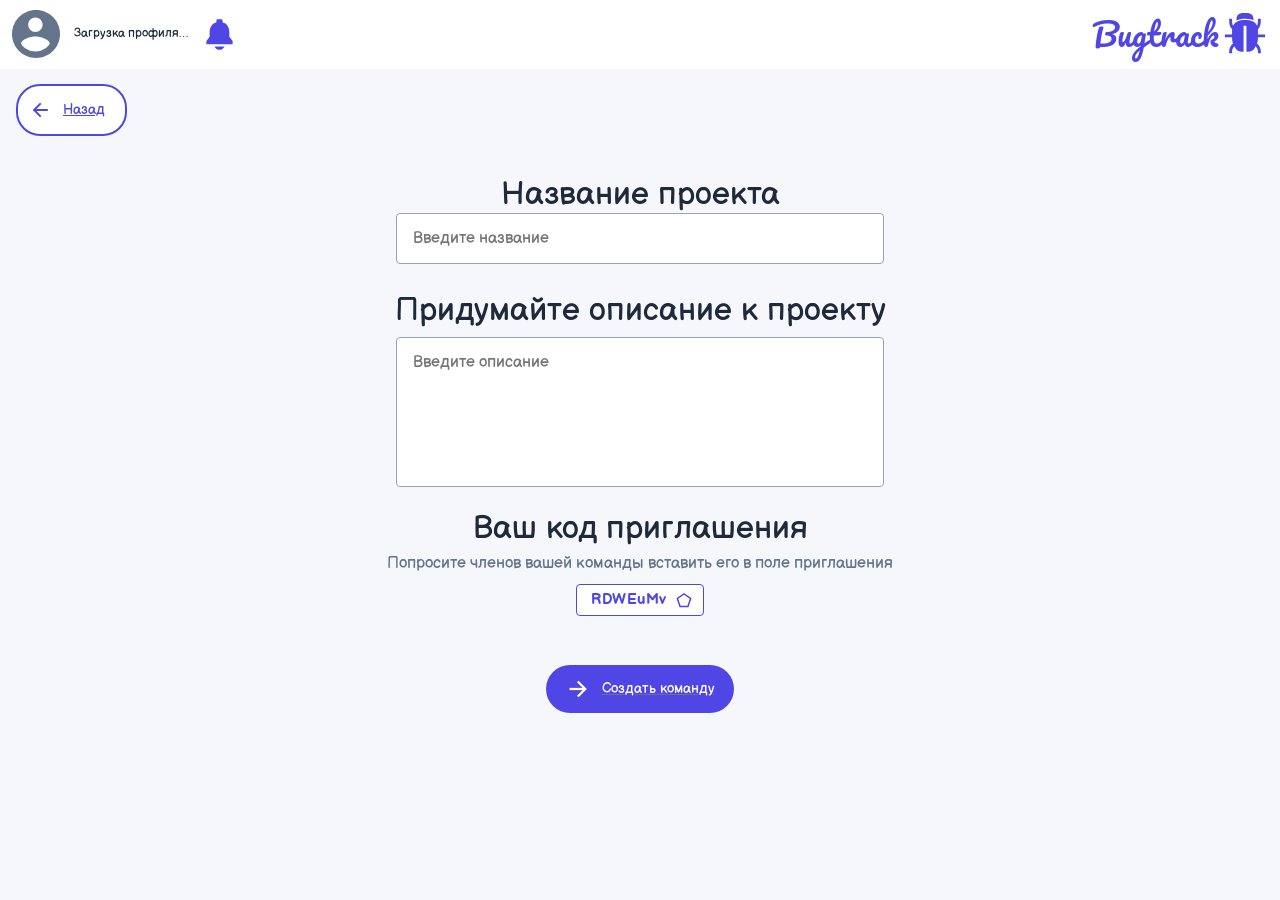
<file: create-team/index.html>
<!DOCTYPE html>
<html lang="en">
<head>
    <meta charset="UTF-8">
    <meta name="viewport" content="width=device-width, initial-scale=1.0">
    <title>Document</title>
    <link rel="stylesheet" href="style.css">
    <link rel="stylesheet" href="/main-style.css">
</head>
<body class="app-page">
    <header class="app-header">
        <div id="user-box">
            <div id="account-mount"></div>
            <div id="user-info" aria-live="polite">
                <p id="user-name">Загрузка профиля…</p>
                <p id="user-role"></p>
            </div>
            <div id="notifications-mount"></div>
        </div>
        <div id="logo">
            <span>Bugtrack</span>
            <svg width="46" height="46" viewBox="0 0 46 46" fill="none" xmlns="http://www.w3.org/2000/svg">
                <path d="M43.125 27.3242V24.4492H35.9375V19.3344C38.5807 16.8232 38.8125 13.5161 38.8125 10.0625V8.625H35.9375V10.0625C35.9375 12.5781 35.7704 14.3885 35.048 15.7981C33.0625 11.5 29.1381 10.0625 23 10.0625C19.4242 10.0625 16.2446 10.6968 13.977 12.2475C12.6383 13.163 11.7129 14.4855 11.0391 15.8161C10.2422 14.4262 10.0625 12.6518 10.0625 10.0625V8.625H7.1875V10.0625C7.1875 13.4262 7.4202 16.6534 10.0625 19.1547V24.4492H2.875V27.3242L10.0625 27.3125C10.0625 29.0195 10.3949 32.0823 10.996 33.5737C8.67891 35.6464 7.1875 37.9419 7.1875 41.6875V43.125H10.0625V41.6875C10.0625 39.2024 10.8801 37.6706 12.4137 36.1783C14.375 40.25 15.9023 41.6875 21.5625 41.6875V15.8125H24.4375V41.6875C30.2773 41.6875 31.625 40.25 33.5863 36.1783C35.1199 37.6706 35.9375 39.2033 35.9375 41.6875V43.125H38.8125V41.6875C38.8125 37.9428 37.3211 35.6473 35.004 33.5737C35.6051 32.0823 35.9375 29.0195 35.9375 27.3125L43.125 27.3242Z" fill="var(--color-primary)"/>
                <path d="M23 2.875C18.6821 2.875 14.375 2.875 14.375 10.4219C16.7217 9.16406 19.7072 8.625 23 8.625C25.1643 8.625 27.1409 8.86309 28.8749 9.34375C29.8407 9.61328 31.0904 10.1263 31.625 10.4219C31.625 2.875 27.3179 2.875 23 2.875Z" fill="var(--color-primary)"/>
            </svg>
        </div>
    </header>
    
    <main>
        <a href="../main-page-w-team/index.html" id="back" class="button">
            <svg width="24" height="24" viewBox="0 0 24 24" fill="none" xmlns="http://www.w3.org/2000/svg">
                <path d="M13.0285 5.25L6.27848 12L13.0285 18.75L11.4375 20.341L3.0965 12L11.4375 3.65901L13.0285 5.25Z" fill-rule="evenodd" clip-rule="evenodd" fill="var(--color-primary)"/>
                <path d="M4.5 10.875H20.4375V13.125H4.5V10.875Z" fill-rule="evenodd" clip-rule="evenodd" fill="var(--color-primary)"/>
            </svg>
            <p>Назад</p>
        </a>
        <section id="create-box">
            <label for="project-name" style="font-size: 32px; line-height: 16px; color: var(--color-text); margin-bottom: 10px;">Название проекта</label>
            <input type="text" id="project-name" minlength="3" maxlength="30" placeholder="Введите название">
            <label for="desc" style="font-size: 32px; line-height: 16px; color: var(--color-text);">Придумайте описание к проекту</label>
            <textarea name="desc" id="desc" placeholder="Введите описание"></textarea>
            <p style="font-size: 32px; line-height: 25px; color: var(--color-text); margin-bottom: 10px;">Ваш код приглашения</p>
            <p style="font-size: 16px; line-height: 25px; color: var(--color-muted);">Попросите членов вашей команды вставить его в поле приглашения</p>
            <div id="code-input" role="button" tabindex="0" title="Нажмите, чтобы скопировать код" aria-label="Код приглашения. Нажмите, чтобы скопировать">
                <span id="code-value">0000000</span>
                <svg width="18" height="18" viewBox="0 0 18 18" fill="none" xmlns="http://www.w3.org/2000/svg" aria-hidden="true">
                    <path d="M14.7225 7.71L12.42 14.625H5.58L3.2775 7.71L9 3.705L14.7225 7.71ZM1.5 7.125L4.5 16.125H13.5L16.5 7.125L9 1.875L1.5 7.125Z" fill="var(--color-primary)"/>
                </svg>
                <span id="copy-tooltip" class="copy-tooltip" aria-live="polite">Скопировано!</span>
            </div>
            <a href="/main-page-develop/index.html" class="button" id="continue">
                <svg width="24" height="24" viewBox="0 0 24 24" fill="none" xmlns="http://www.w3.org/2000/svg">
                    <path d="M12.5625 3.659L20.9035 12L12.5625 20.341L10.9715 18.75L17.7215 12L10.9715 5.24999L12.5625 3.659Z" fill-rule="evenodd" clip-rule="evenodd" fill="var(--color-white)"/>
                    <path d="M3.5625 10.875H19.5V13.125H3.5625V10.875Z" fill-rule="evenodd" clip-rule="evenodd" fill="var(--color-white)"/>
                </svg>
                <p>Создать команду</p>
            </a>
        </section>
    </main>

    <script src="script.js"></script>
    <script src="../main_script.js?v=profile-1"></script>
</body>
</html>
</file>
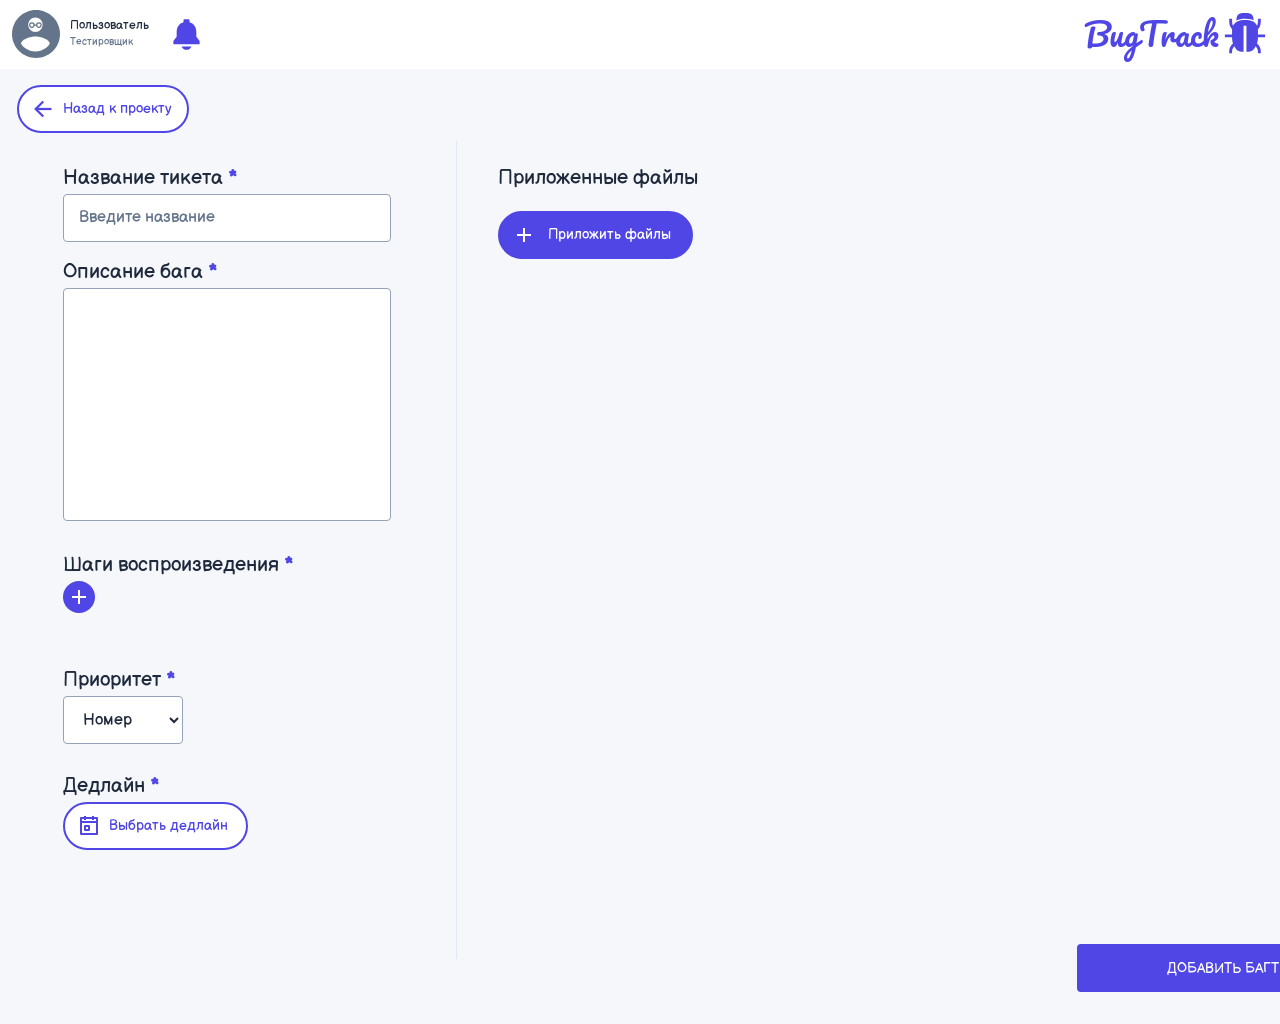
<file: create-ticket/index.html>
<!DOCTYPE html>
<html lang="ru">
<head>
    <meta charset="UTF-8">
    <meta name="viewport" content="width=device-width, initial-scale=1.0">
    <title>Создание багтикета — BugTrack</title>
    <link rel="stylesheet" href="../main-style.css">
    <link rel="stylesheet" href="style.css">
</head>
<body class="app-page create-ticket-page">
    <header class="app-header">
        <div id="user-box">
            <div id="account-mount" data-account-icon="qa-icon"></div>
            <div id="user-info">
                <p>Пользователь</p>
                <p>Тестировщик</p>
            </div>
            <div id="notifications-mount"></div>
        </div>
        <div id="logo">
            <span>BugTrack</span>
            <svg width="46" height="46" viewBox="0 0 46 46" fill="none" xmlns="http://www.w3.org/2000/svg">
                <path d="M43.125 27.3242V24.4492H35.9375V19.3344C38.5807 16.8232 38.8125 13.5161 38.8125 10.0625V8.625H35.9375V10.0625C35.9375 12.5781 35.7704 14.3885 35.048 15.7981C33.0625 11.5 29.1381 10.0625 23 10.0625C19.4242 10.0625 16.2446 10.6968 13.977 12.2475C12.6383 13.163 11.7129 14.4855 11.0391 15.8161C10.2422 14.4262 10.0625 12.6518 10.0625 10.0625V8.625H7.1875V10.0625C7.1875 13.4262 7.4202 16.6534 10.0625 19.1547V24.4492H2.875V27.3242L10.0625 27.3125C10.0625 29.0195 10.3949 32.0823 10.996 33.5737C8.67891 35.6464 7.1875 37.9419 7.1875 41.6875V43.125H10.0625V41.6875C10.0625 39.2024 10.8801 37.6706 12.4137 36.1783C14.375 40.25 15.9023 41.6875 21.5625 41.6875V15.8125H24.4375V41.6875C30.2773 41.6875 31.625 40.25 33.5863 36.1783C35.1199 37.6706 35.9375 39.2033 35.9375 41.6875V43.125H38.8125V41.6875C38.8125 37.9428 37.3211 35.6473 35.004 33.5737C35.6051 32.0823 35.9375 29.0195 35.9375 27.3125L43.125 27.3242Z" fill="var(--color-primary)"/>
                <path d="M23 2.875C18.6821 2.875 14.375 2.875 14.375 10.4219C16.7217 9.16406 19.7072 8.625 23 8.625C25.1643 8.625 27.1409 8.86309 28.8749 9.34375C29.8407 9.61328 31.0904 10.1263 31.625 10.4219C31.625 2.875 27.3179 2.875 23 2.875Z" fill="var(--color-primary)"/>
            </svg>
        </div>
    </header>

    <main class="ticket-layout">
        <a class="button ticket-back" href="../project-w-r/index.html?reserved=1">
            <svg width="24" height="24" viewBox="0 0 24 24" fill="none" aria-hidden="true">
                <path d="M13.0285 5.25L6.27848 12L13.0285 18.75L11.4375 20.341L3.0965 12L11.4375 3.65901L13.0285 5.25Z" fill="currentColor"/>
                <path d="M4.5 10.875H20.4375V13.125H4.5V10.875Z" fill="currentColor"/>
            </svg>
            <span>Назад к проекту</span>
        </a>

        <form id="create-ticket-form" class="ticket-form" aria-label="Создание багтикета" action="../project-w-r/index.html?reserved=1" method="post">
            <div class="ticket-fields">
                <div class="ticket-field">
                    <label for="ticket-title">Название тикета <span class="ticket-required" aria-hidden="true">*</span></label>
                    <input class="ticket-control" id="ticket-title" name="title" type="text" placeholder="Введите название" maxlength="120" required>
                </div>

                <div class="ticket-field">
                    <label for="ticket-description">Описание бага <span class="ticket-required" aria-hidden="true">*</span></label>
                    <textarea class="ticket-control" id="ticket-description" name="description" maxlength="2000" required></textarea>
                </div>

                <div class="ticket-field ticket-field--steps" role="group" aria-labelledby="ticket-steps-title">
                    <p id="ticket-steps-title">Шаги воспроизведения <span class="ticket-required" aria-hidden="true">*</span></p>
                    <div class="ticket-steps-row">
                        <ol id="ticket-step-list" class="ticket-chip-list"></ol>
                        <button id="open-step-editor" class="ticket-step-add" type="button" aria-label="Добавить шаг" aria-controls="ticket-step-editor" aria-expanded="false">
                            <svg width="24" height="24" viewBox="0 0 24 24" fill="none" aria-hidden="true">
                                <path d="M5 12h14M12 5v14" stroke="currentColor" stroke-width="2"/>
                            </svg>
                        </button>
                    </div>
                    <div id="ticket-step-editor" hidden>
                        <input class="ticket-control" id="ticket-step" type="text" aria-label="Шаг воспроизведения" placeholder="Введите шаг" maxlength="120">
                        <button class="ticket-step-confirm" id="confirm-step" type="button">Добавить</button>
                    </div>
                </div>

                <div class="ticket-field">
                    <label for="ticket-priority">Приоритет <span class="ticket-required" aria-hidden="true">*</span></label>
                    <select id="ticket-priority" class="ticket-control" name="priority" required>
                        <option value="" selected disabled>Номер</option>
                        <option value="1">1</option>
                        <option value="2">2</option>
                        <option value="3">3</option>
                        <option value="4">4</option>
                        <option value="5">5</option>
                    </select>
                </div>

                <div class="ticket-field ticket-field--deadline">
                    <label for="ticket-deadline">Дедлайн <span class="ticket-required" aria-hidden="true">*</span></label>
                    <div class="ticket-deadline-control">
                        <svg width="24" height="24" viewBox="0 0 24 24" fill="none" aria-hidden="true">
                            <path d="M4 4h16v16H4zM4 8h16M8 2v4m8-4v4m-8 6h4v4H8z" stroke="currentColor" stroke-width="2" stroke-linejoin="round"/>
                        </svg>
                        <span id="ticket-deadline-caption" aria-hidden="true">Выбрать дедлайн</span>
                        <input id="ticket-deadline" type="date" name="deadline" required>
                    </div>
                </div>
            </div>

            <section class="ticket-attachments" aria-labelledby="ticket-attachments-title">
                <h2 id="ticket-attachments-title">Приложенные файлы</h2>
                <ul id="ticket-file-list" class="ticket-chip-list" aria-label="Выбранные файлы"></ul>
                <input id="ticket-files" type="file" accept="image/*,.txt" multiple hidden>
                <button id="attach-ticket-files" class="ticket-more ticket-attach" type="button">
                    <svg width="24" height="24" viewBox="0 0 24 24" fill="none" aria-hidden="true">
                        <path d="M5 12h14M12 5v14" stroke="currentColor" stroke-width="2"/>
                    </svg>
                    <span>Приложить файлы</span>
                </button>
                <p id="ticket-file-error" role="status"></p>
            </section>

            <div class="ticket-form-actions">
                <p id="ticket-form-error" role="status"></p>
                <button class="ticket-submit" type="submit">Добавить багтикет</button>
            </div>
        </form>
    </main>

    <template id="ticket-chip-template">
        <li class="ticket-chip">
            <svg width="18" height="18" viewBox="0 0 18 18" fill="none" aria-hidden="true">
                <path d="M9 2 16 7 13.5 15H4.5L2 7Z" stroke="currentColor" stroke-width="1.4" stroke-linejoin="round"/>
            </svg>
            <span></span>
            <button type="button">×</button>
        </li>
    </template>

    <script src="../main_script.js"></script>
    <script src="../project-w-r/demo-tickets.js"></script>
    <script src="script.js"></script>
</body>
</html>
</file>
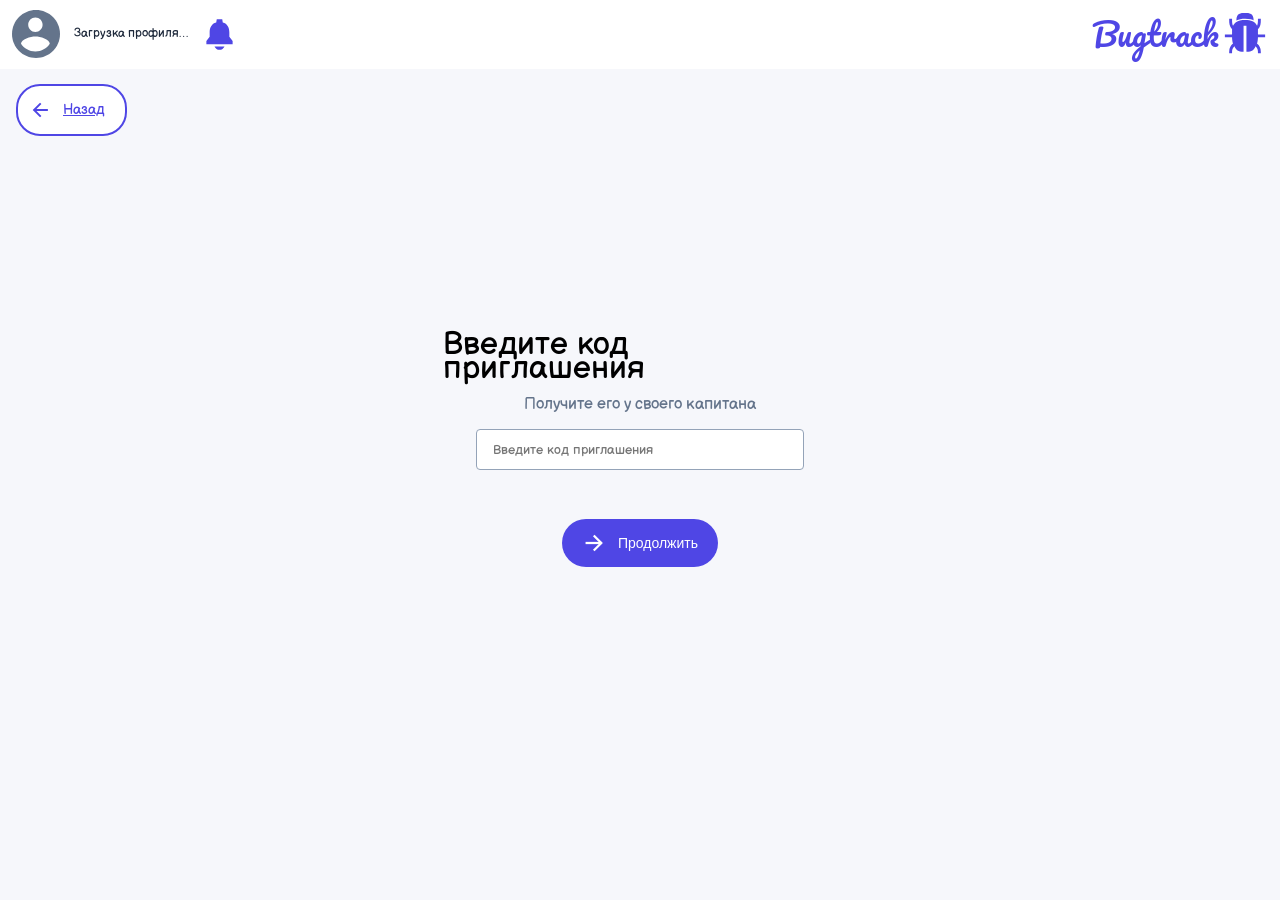
<file: join-team/index.html>
<!DOCTYPE html>
<html lang="en">
<head>
    <meta charset="UTF-8">
    <meta name="viewport" content="width=device-width, initial-scale=1.0">
    <title>Document</title>
    <link rel="stylesheet" href="style.css">
    <link rel="stylesheet" href="/main-style.css">
</head>
<body class="app-page">
    <header class="app-header">
        <div id="user-box">
            <div id="account-mount"></div>
            <div id="user-info" aria-live="polite">
                <p id="user-name">Загрузка профиля…</p>
                <p id="user-role"></p>
            </div>
            <div id="notifications-mount"></div>
        </div>
        <div id="logo">
            <span>Bugtrack</span>
            <svg width="46" height="46" viewBox="0 0 46 46" fill="none" xmlns="http://www.w3.org/2000/svg">
                <path d="M43.125 27.3242V24.4492H35.9375V19.3344C38.5807 16.8232 38.8125 13.5161 38.8125 10.0625V8.625H35.9375V10.0625C35.9375 12.5781 35.7704 14.3885 35.048 15.7981C33.0625 11.5 29.1381 10.0625 23 10.0625C19.4242 10.0625 16.2446 10.6968 13.977 12.2475C12.6383 13.163 11.7129 14.4855 11.0391 15.8161C10.2422 14.4262 10.0625 12.6518 10.0625 10.0625V8.625H7.1875V10.0625C7.1875 13.4262 7.4202 16.6534 10.0625 19.1547V24.4492H2.875V27.3242L10.0625 27.3125C10.0625 29.0195 10.3949 32.0823 10.996 33.5737C8.67891 35.6464 7.1875 37.9419 7.1875 41.6875V43.125H10.0625V41.6875C10.0625 39.2024 10.8801 37.6706 12.4137 36.1783C14.375 40.25 15.9023 41.6875 21.5625 41.6875V15.8125H24.4375V41.6875C30.2773 41.6875 31.625 40.25 33.5863 36.1783C35.1199 37.6706 35.9375 39.2033 35.9375 41.6875V43.125H38.8125V41.6875C38.8125 37.9428 37.3211 35.6473 35.004 33.5737C35.6051 32.0823 35.9375 29.0195 35.9375 27.3125L43.125 27.3242Z" fill="var(--color-primary)"/>
                <path d="M23 2.875C18.6821 2.875 14.375 2.875 14.375 10.4219C16.7217 9.16406 19.7072 8.625 23 8.625C25.1643 8.625 27.1409 8.86309 28.8749 9.34375C29.8407 9.61328 31.0904 10.1263 31.625 10.4219C31.625 2.875 27.3179 2.875 23 2.875Z" fill="var(--color-primary)"/>
            </svg>
        </div>
    </header>
    <main>
        <a href="../main-page-w-team/index.html" id="back" class="button">
            <svg width="24" height="24" viewBox="0 0 24 24" fill="none" xmlns="http://www.w3.org/2000/svg">
                <path d="M13.0285 5.25L6.27848 12L13.0285 18.75L11.4375 20.341L3.0965 12L11.4375 3.65901L13.0285 5.25Z" fill-rule="evenodd" clip-rule="evenodd" fill="var(--color-primary)"/>
                <path d="M4.5 10.875H20.4375V13.125H4.5V10.875Z" fill-rule="evenodd" clip-rule="evenodd" fill="var(--color-primary)"/>
            </svg>
            <p>Назад</p>
        </a>

        <div id="invite-code">
            <p>Введите код приглашения</p>
            <form action="/invite" method="post" id="code-form">
                <label for="code">Получите его у своего капитана</label>
                <input type="text" name="code" id="code" placeholder="Введите код приглашения" required>
                <button class="button" id="continue" type="submit">
                    <svg width="24" height="24" viewBox="0 0 24 24" fill="none" xmlns="http://www.w3.org/2000/svg">
                        <path d="M12.5625 3.659L20.9035 12L12.5625 20.341L10.9715 18.75L17.7215 12L10.9715 5.24999L12.5625 3.659Z" fill-rule="evenodd" clip-rule="evenodd" fill="var(--color-white)"/>
                        <path d="M3.5625 10.875H19.5V13.125H3.5625V10.875Z" fill-rule="evenodd" clip-rule="evenodd" fill="var(--color-white)"/>
                    </svg>
                    <p>Продолжить</p>
                </button>
            </form>
        </div>
    </main>
    <script src="script.js"></script>
    <script src="../main_script.js?v=profile-1"></script>
</body>
</html>
</file>
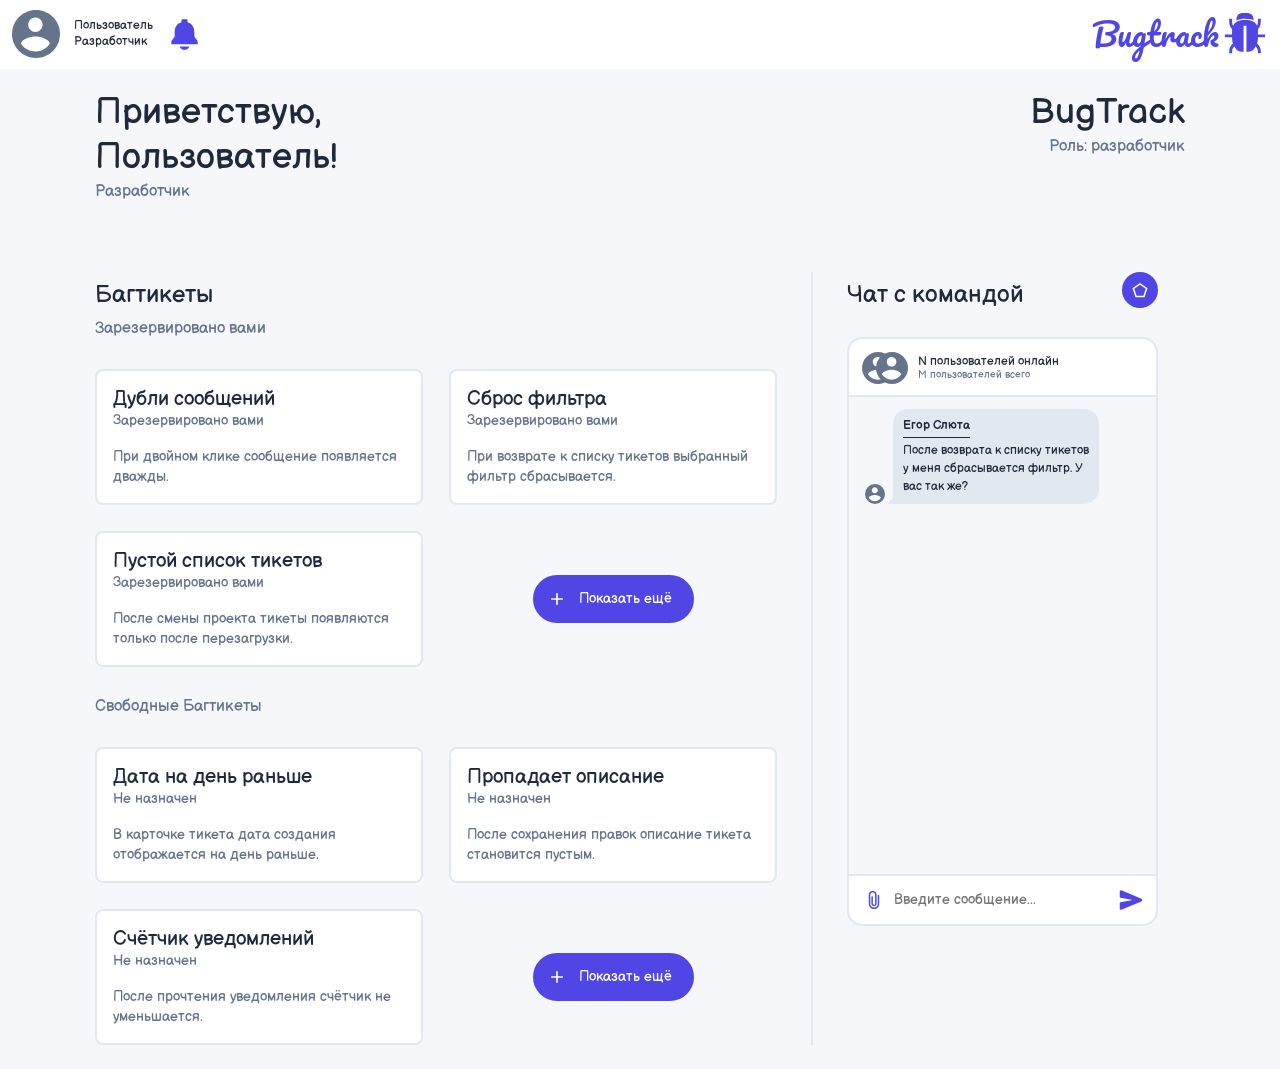
<file: main-page-develop/index.html>
<!DOCTYPE html>
<html lang="en">
<head>
    <meta charset="UTF-8">
    <meta name="viewport" content="width=device-width, initial-scale=1.0">
    <title>Document</title>
    <link rel="stylesheet" href="../main-style.css">
    <link rel="stylesheet" href="style.css">
</head>
<body class="app-page">
    <header class="app-header">
        <div id="user-box">
            <div id="account-mount" data-account-icon="developer-icon"></div>
            <div id="user-info">
                <p>Пользователь</p>
                <p>Разработчик</p>
            </div>
            <div id="notifications-mount"></div>
        </div>
        <div id="logo">
            <span>Bugtrack</span>
            <svg width="46" height="46" viewBox="0 0 46 46" fill="none" xmlns="http://www.w3.org/2000/svg">
                <path d="M43.125 27.3242V24.4492H35.9375V19.3344C38.5807 16.8232 38.8125 13.5161 38.8125 10.0625V8.625H35.9375V10.0625C35.9375 12.5781 35.7704 14.3885 35.048 15.7981C33.0625 11.5 29.1381 10.0625 23 10.0625C19.4242 10.0625 16.2446 10.6968 13.977 12.2475C12.6383 13.163 11.7129 14.4855 11.0391 15.8161C10.2422 14.4262 10.0625 12.6518 10.0625 10.0625V8.625H7.1875V10.0625C7.1875 13.4262 7.4202 16.6534 10.0625 19.1547V24.4492H2.875V27.3242L10.0625 27.3125C10.0625 29.0195 10.3949 32.0823 10.996 33.5737C8.67891 35.6464 7.1875 37.9419 7.1875 41.6875V43.125H10.0625V41.6875C10.0625 39.2024 10.8801 37.6706 12.4137 36.1783C14.375 40.25 15.9023 41.6875 21.5625 41.6875V15.8125H24.4375V41.6875C30.2773 41.6875 31.625 40.25 33.5863 36.1783C35.1199 37.6706 35.9375 39.2033 35.9375 41.6875V43.125H38.8125V41.6875C38.8125 37.9428 37.3211 35.6473 35.004 33.5737C35.6051 32.0823 35.9375 29.0195 35.9375 27.3125L43.125 27.3242Z" fill="var(--color-primary)"/>
                <path d="M23 2.875C18.6821 2.875 14.375 2.875 14.375 10.4219C16.7217 9.16406 19.7072 8.625 23 8.625C25.1643 8.625 27.1409 8.86309 28.8749 9.34375C29.8407 9.61328 31.0904 10.1263 31.625 10.4219C31.625 2.875 27.3179 2.875 23 2.875Z" fill="var(--color-primary)"/>
            </svg>
        </div>
    </header>
    <main>
        <section id="head-section">
            <div>
                <h1>Приветствую, Пользователь!</h1>
                <p>Разработчик</p>
            </div>
            <div>
                <h1>BugTrack</h1>
                <p>Роль: разработчик</p>
            </div>
        </section>
        <section id="main-section">
            <div id="ticket-zone">
                <div>
                    <p style="font-size: 24px; line-height: 45px; color: var(--color-text);">Багтикеты</p>
                    <p style="font-size: 16px; line-height: 24px; color: var(--color-muted);">Зарезервировано вами</p>
                </div>
                <div id="reserved-tickets" class="tickets-box">
                    <div class="ticket">
                        <div>
                            <p class="ticket-name">Дубли сообщений</p>
                            <p class="ticket-owner">Зарезервировано вами</p>
                        </div>
                        <p class="ticket-desc">При двойном клике сообщение появляется дважды.</p>
                    </div>
                    <div class="ticket">
                        <div>
                            <p class="ticket-name">Сброс фильтра</p>
                            <p class="ticket-owner">Зарезервировано вами</p>
                        </div>
                        <p class="ticket-desc">При возврате к списку тикетов выбранный фильтр сбрасывается.</p>
                    </div>
                    <div class="ticket">
                        <div>
                            <p class="ticket-name">Пустой список тикетов</p>
                            <p class="ticket-owner">Зарезервировано вами</p>
                        </div>
                        <p class="ticket-desc">После смены проекта тикеты появляются только после перезагрузки.</p>
                    </div>
                    <div class="tickets-more-slot">
                        <a class="button ticket-more" href="../team-page/tickets.html?member=me&;from=developer" aria-label="Показать ещё зарезервированные тикеты">
                            <svg width="24" height="24" viewBox="0 0 24 24" fill="none" aria-hidden="true">
                                <path d="M5 12h14M12 5v14" stroke="currentColor" stroke-width="2"/>
                            </svg>
                            <span>Показать ещё</span>
                        </a>
                    </div>
                </div>
                <p style="font-size: 16px; line-height: 24px; color: var(--color-muted);">Свободные Багтикеты</p>
                <div id="free-tickets" class="tickets-box">
                    <div class="ticket">
                        <div>
                            <p class="ticket-name">Дата на день раньше</p>
                            <p class="ticket-owner">Не назначен</p>
                        </div>
                        <p class="ticket-desc">В карточке тикета дата создания отображается на день раньше.</p>
                    </div>
                    <div class="ticket">
                        <div>
                            <p class="ticket-name">Пропадает описание</p>
                            <p class="ticket-owner">Не назначен</p>
                        </div>
                        <p class="ticket-desc">После сохранения правок описание тикета становится пустым.</p>
                    </div>
                    <div class="ticket">
                        <div>
                            <p class="ticket-name">Счётчик уведомлений</p>
                            <p class="ticket-owner">Не назначен</p>
                        </div>
                        <p class="ticket-desc">После прочтения уведомления счётчик не уменьшается.</p>
                    </div>
                    <div class="tickets-more-slot">
                        <a class="button ticket-more" href="../team-page/tickets.html?scope=free&amp;from=developer" aria-label="Показать ещё свободные тикеты">
                            <svg width="24" height="24" viewBox="0 0 24 24" fill="none" aria-hidden="true">
                                <path d="M5 12h14M12 5v14" stroke="currentColor" stroke-width="2"/>
                            </svg>
                            <span>Показать ещё</span>
                        </a>
                    </div>
                </div>
            </div>
            <div id="border-line"></div>
            <div id="chat-zone">
                <div style="width: 311px; display: flex; justify-content: space-between;">
                    <p style="font-size: 24px; line-height: 45px; color: var(--color-text);">Чат с командой</p>
                    <a href="/team-page/index.html">
                        <svg class="button" width="36" height="36" viewBox="0 0 36 36" fill="none" xmlns="http://www.w3.org/2000/svg">
                            <rect width="36" height="36" rx="18" fill="#4F46E5"/>
                            <path d="M23.7225 16.71L21.42 23.625H14.58L12.2775 16.71L18 12.705L23.7225 16.71ZM10.5 16.125L13.5 25.125H22.5L25.5 16.125L18 10.875L10.5 16.125Z" fill="white"/>
                        </svg>
                    </a>
                </div>
                <div id="chat-box">
                    <header id="chat-head">
                        <div id="chat-icon">
                            <svg  width="32" height="32" viewBox="0 0 32 32" fill="none" xmlns="http://www.w3.org/2000/svg">
                                <path d="M0 16C0 7.168 7.168 0 16 0C24.832 0 32 7.168 32 16C32 24.832 24.832 32 16 32C7.168 32 0 24.832 0 16Z" fill="#64748B"/>
                                <path d="M15.6 5C18.256 5 20.4 7.144 20.4 9.8C20.4 12.456 18.256 14.6 15.6 14.6C12.944 14.6 10.8 12.456 10.8 9.8C10.8 7.144 12.944 5 15.6 5ZM15.6 27.72C11.6 27.72 8.064 25.672 6 22.568C6.048 19.384 12.4 17.64 15.6 17.64C18.784 17.64 25.152 19.384 25.2 22.568C23.136 25.672 19.6 27.72 15.6 27.72Z" fill="white"/>
                            </svg>
                            <svg width="32" height="32" viewBox="0 0 32 32" fill="none" xmlns="http://www.w3.org/2000/svg">
                                <path d="M0 16C0 7.168 7.168 0 16 0C24.832 0 32 7.168 32 16C32 24.832 24.832 32 16 32C7.168 32 0 24.832 0 16Z" fill="#64748B"/>
                                <path d="M15.6 5C18.256 5 20.4 7.144 20.4 9.8C20.4 12.456 18.256 14.6 15.6 14.6C12.944 14.6 10.8 12.456 10.8 9.8C10.8 7.144 12.944 5 15.6 5ZM15.6 27.72C11.6 27.72 8.064 25.672 6 22.568C6.048 19.384 12.4 17.64 15.6 17.64C18.784 17.64 25.152 19.384 25.2 22.568C23.136 25.672 19.6 27.72 15.6 27.72Z" fill="white"/>
                            </svg>
                        </div>
                        <div id="chat-info">
                            <p>N пользователей онлайн</p>
                            <p>M пользователей всего</p>
                        </div>
                    </header>
                    <div id="messages" role="log" aria-label="Сообщения чата" tabindex="0">
                        <div class="chat-message-row chat-message-row--incoming">
                            <svg class="chat-message-avatar" width="20" height="20" viewBox="0 0 32 32" fill="none" xmlns="http://www.w3.org/2000/svg" aria-hidden="true">
                                <circle cx="16" cy="16" r="16" fill="var(--color-muted)"/>
                                <path d="M15.6 5C18.256 5 20.4 7.144 20.4 9.8C20.4 12.456 18.256 14.6 15.6 14.6C12.944 14.6 10.8 12.456 10.8 9.8C10.8 7.144 12.944 5 15.6 5ZM15.6 27.72C11.6 27.72 8.064 25.672 6 22.568C6.048 19.384 12.4 17.64 15.6 17.64C18.784 17.64 25.152 19.384 25.2 22.568C23.136 25.672 19.6 27.72 15.6 27.72Z" fill="var(--color-white)"/>
                            </svg>
                            <div class="chat-message">
                                <p class="chat-message-author">Егор Слюта</p>
                                <p class="chat-message-text">После возврата к списку тикетов у меня сбрасывается фильтр. У вас так же?</p>
                            </div>
                        </div>
                    </div>
                    <template id="chat-message-template">
                        <div class="chat-message-row">
                            <div class="chat-message chat-message--outgoing">
                                <p class="chat-message-author"></p>
                                <p class="chat-message-text" hidden></p>
                                <ul class="chat-message-files" aria-label="Вложения" hidden></ul>
                            </div>
                            <svg class="chat-read-status" width="19" height="19" viewBox="0 0 19 19" fill="none" xmlns="http://www.w3.org/2000/svg" role="img" aria-label="Прочитано">
                                <path d="M17.6097 4.30317C17.8565 4.5191 17.8815 4.89421 17.6656 5.141L9.35309 14.641C9.24488 14.7647 9.09025 14.838 8.92601 14.8434C8.76177 14.8489 8.60261 14.7861 8.48641 14.6699L4.92391 11.1074C4.69203 10.8755 4.69203 10.4995 4.92391 10.2677C5.15578 10.0358 5.53172 10.0358 5.76359 10.2677L8.87733 13.3814L16.7719 4.35902C16.9878 4.11224 17.363 4.08723 17.6097 4.30317Z" fill-rule="evenodd" clip-rule="evenodd" fill="currentColor"/>
                                <path d="M1.36141 10.2677C1.59328 10.0358 1.96922 10.0358 2.20109 10.2677L5.76359 13.8302C5.99547 14.062 5.99547 14.438 5.76359 14.6698C5.53172 14.9017 5.15578 14.9017 4.92391 14.6698L1.36141 11.1073C1.12953 10.8755 1.12953 10.4995 1.36141 10.2677Z" fill-rule="evenodd" clip-rule="evenodd" fill="currentColor"/>
                                <path d="M14.0464 4.30246C14.2936 4.51794 14.3193 4.89301 14.1038 5.14018L9.05694 10.9292C8.84145 11.1764 8.46639 11.2021 8.21921 10.9866C7.97203 10.7711 7.94634 10.3961 8.16183 10.1489L13.2087 4.35983C13.4242 4.11266 13.7993 4.08697 14.0464 4.30246Z" fill-rule="evenodd" clip-rule="evenodd" fill="currentColor"/>
                            </svg>
                        </div>
                    </template>
                    <form id="chat-input">
                        <input type="file" id="chat-files" accept="image/*,text/plain,.txt" multiple hidden>
                        <div id="chat-attachments" hidden>
                            <span id="chat-file-names" aria-live="polite"></span>
                            <button class="button" id="clear-chat-files" type="button" aria-label="Убрать все вложения">Убрать</button>
                        </div>
                        <p id="chat-file-error" role="status"></p>
                        <p id="chat-send-error" role="status"></p>
                        <div class="chat-input-row">
                            <button class="button" id="attach-btn" type="button" aria-label="Прикрепить файлы">
                                <svg width="24" height="24" viewBox="0 0 24 24" fill="none" xmlns="http://www.w3.org/2000/svg" aria-hidden="true">
                                    <path d="M9.19062 3.23546C9.67111 3.03473 10.1867 2.93137 10.7074 2.93137C11.2281 2.93137 11.7437 3.03473 12.2241 3.23546C12.7046 3.43619 13.1405 3.7303 13.5065 4.10074C13.8724 4.47118 14.1612 4.91057 14.3561 5.39345C14.5504 5.87494 14.6475 6.39011 14.6418 6.90927L14.6357 15.7492L14.6356 15.7548C14.6248 16.4447 14.343 17.1027 13.8513 17.5867C13.3596 18.0708 12.6972 18.342 12.0072 18.342C11.3172 18.342 10.6549 18.0708 10.1632 17.5867C9.67142 17.1027 9.3897 16.4447 9.3788 15.7548L9.37871 15.7489V9C9.37871 8.58579 9.7145 8.25 10.1287 8.25C10.5429 8.25 10.8787 8.58579 10.8787 9V15.7363C10.8847 16.0307 11.0055 16.3111 11.2154 16.5177C11.4266 16.7256 11.711 16.842 12.0072 16.842C12.3035 16.842 12.5879 16.7256 12.799 16.5177C13.009 16.311 13.1298 16.0305 13.1357 15.7361L13.1418 6.89988L13.1419 6.89559C13.1458 6.5734 13.0857 6.25364 12.9651 5.95484C12.8445 5.65605 12.6658 5.38416 12.4394 5.15494C12.2129 4.92573 11.9432 4.74374 11.6459 4.61953C11.3486 4.49532 11.0296 4.43137 10.7074 4.43137C10.3852 4.43137 10.0662 4.49532 9.76885 4.61953C9.47154 4.74374 9.20184 4.92573 8.97539 5.15494C8.74893 5.38416 8.57023 5.65605 8.44964 5.95484C8.32905 6.25364 8.26897 6.5734 8.27287 6.89559L8.27293 6.90014V15.8079L8.27285 15.8134C8.2657 16.3073 8.35681 16.7977 8.54089 17.2561C8.72496 17.7145 8.99832 18.1317 9.34508 18.4836C9.69184 18.8354 10.1051 19.1147 10.5608 19.3054C11.0165 19.4961 11.5055 19.5943 11.9995 19.5943C12.4935 19.5943 12.9825 19.4961 13.4382 19.3054C13.8939 19.1147 14.3071 18.8354 14.6539 18.4836C15.0007 18.1317 15.274 17.7145 15.4581 17.2561C15.6422 16.7977 15.7333 16.3073 15.7261 15.8134L15.7261 15.8079V7.48781C15.7261 7.0736 16.0618 6.73781 16.4761 6.73781C16.8903 6.73781 17.2261 7.0736 17.2261 7.48781V15.7973C17.2353 16.4881 17.1075 17.1739 16.8501 17.8151C16.5919 18.4579 16.2085 19.0431 15.7222 19.5365C15.2359 20.0299 14.6563 20.4217 14.0172 20.6892C13.3782 20.9566 12.6923 21.0943 11.9995 21.0943C11.3067 21.0943 10.6208 20.9566 9.98174 20.6892C9.34265 20.4217 8.7631 20.0299 8.27678 19.5365C7.79046 19.0431 7.40708 18.4579 7.14892 17.8151C6.89146 17.1739 6.76368 16.4881 6.77293 15.7973V6.909C6.76726 6.38993 6.86436 5.87486 7.05866 5.39345C7.25354 4.91057 7.54234 4.47117 7.90831 4.10074C8.27428 3.7303 8.71014 3.43619 9.19062 3.23546Z" fill-rule="evenodd" clip-rule="evenodd" fill="currentColor"/>
                                </svg>
                            </button>
                            <textarea name="message" id="message" rows="1" aria-label="Сообщение" placeholder="Введите сообщение..."></textarea>
                            <button class="button" id="send-btn" type="submit" aria-label="Отправить сообщение">
                                <svg width="24" height="24" viewBox="0 0 24 24" fill="none" xmlns="http://www.w3.org/2000/svg" aria-hidden="true">
                                    <path d="M22.3402 10.643L22.3327 10.6397L2.31328 2.33625C2.1449 2.26577 1.96167 2.23813 1.77999 2.2558C1.59831 2.27347 1.42384 2.33589 1.27219 2.4375C1.11197 2.54248 0.980359 2.68565 0.889207 2.85413C0.798055 3.0226 0.750218 3.2111 0.75 3.40265V8.71312C0.750089 8.97499 0.841528 9.22862 1.00856 9.4303C1.17558 9.63199 1.40774 9.76908 1.665 9.81796L12.5836 11.8369C12.6265 11.845 12.6652 11.8679 12.6931 11.9015C12.7209 11.9351 12.7362 11.9774 12.7362 12.0211C12.7362 12.0648 12.7209 12.1071 12.6931 12.1407C12.6652 12.1743 12.6265 12.1972 12.5836 12.2053L1.66547 14.2242C1.40828 14.273 1.17614 14.4099 1.00903 14.6114C0.841932 14.8129 0.750328 15.0663 0.75 15.3281V20.6395C0.749876 20.8224 0.795166 21.0025 0.881807 21.1636C0.968448 21.3247 1.09373 21.4618 1.24641 21.5625C1.43006 21.6845 1.6456 21.7497 1.86609 21.75C2.01938 21.7499 2.1711 21.7191 2.31234 21.6595L22.3313 13.4034L22.3402 13.3992C22.6096 13.2834 22.8392 13.0911 23.0006 12.8462C23.1619 12.6013 23.2479 12.3144 23.2479 12.0211C23.2479 11.7278 23.1619 11.4409 23.0006 11.196C22.8392 10.951 22.6096 10.7588 22.3402 10.643V10.643Z" fill="currentColor"/>
                                </svg>
                            </button>
                        </div>
                    </form>
                </div>
            </div>
        </section>
    </main>
    <script src="script.js"></script>
    <script src="/main_script.js"></script>
</body>
</html>
</file>
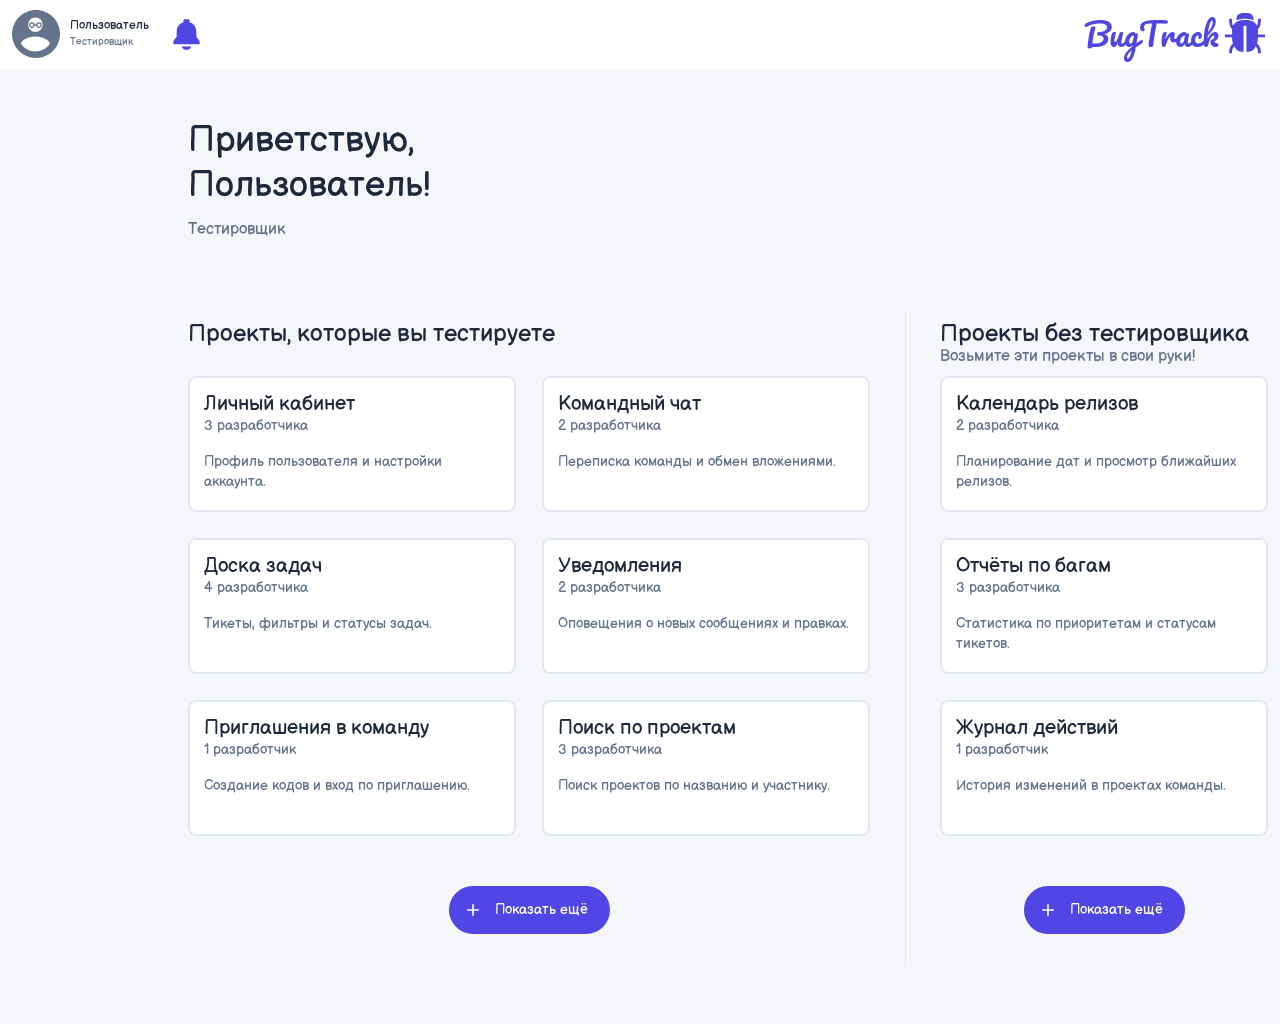
<file: main-page-QA/index.html>
<!DOCTYPE html>
<html lang="ru">
<head>
    <meta charset="UTF-8">
    <meta name="viewport" content="width=device-width, initial-scale=1.0">
    <title>Главная страница тестировщика — BugTrack</title>
    <link rel="stylesheet" href="../main-style.css">
    <link rel="stylesheet" href="style.css">
</head>
<body class="app-page qa-page">
    <header class="app-header">
        <div id="user-box">
            <div id="account-mount" data-account-icon="qa-icon"></div>
            <div id="user-info">
                <p>Пользователь</p>
                <p>Тестировщик</p>
            </div>
            <div id="notifications-mount"></div>
        </div>
        <div id="logo">
            <span>BugTrack</span>
            <svg width="46" height="46" viewBox="0 0 46 46" fill="none" xmlns="http://www.w3.org/2000/svg">
                <path d="M43.125 27.3242V24.4492H35.9375V19.3344C38.5807 16.8232 38.8125 13.5161 38.8125 10.0625V8.625H35.9375V10.0625C35.9375 12.5781 35.7704 14.3885 35.048 15.7981C33.0625 11.5 29.1381 10.0625 23 10.0625C19.4242 10.0625 16.2446 10.6968 13.977 12.2475C12.6383 13.163 11.7129 14.4855 11.0391 15.8161C10.2422 14.4262 10.0625 12.6518 10.0625 10.0625V8.625H7.1875V10.0625C7.1875 13.4262 7.4202 16.6534 10.0625 19.1547V24.4492H2.875V27.3242L10.0625 27.3125C10.0625 29.0195 10.3949 32.0823 10.996 33.5737C8.67891 35.6464 7.1875 37.9419 7.1875 41.6875V43.125H10.0625V41.6875C10.0625 39.2024 10.8801 37.6706 12.4137 36.1783C14.375 40.25 15.9023 41.6875 21.5625 41.6875V15.8125H24.4375V41.6875C30.2773 41.6875 31.625 40.25 33.5863 36.1783C35.1199 37.6706 35.9375 39.2033 35.9375 41.6875V43.125H38.8125V41.6875C38.8125 37.9428 37.3211 35.6473 35.004 33.5737C35.6051 32.0823 35.9375 29.0195 35.9375 27.3125L43.125 27.3242Z" fill="var(--color-primary)"/>
                <path d="M23 2.875C18.6821 2.875 14.375 2.875 14.375 10.4219C16.7217 9.16406 19.7072 8.625 23 8.625C25.1643 8.625 27.1409 8.86309 28.8749 9.34375C29.8407 9.61328 31.0904 10.1263 31.625 10.4219C31.625 2.875 27.3179 2.875 23 2.875Z" fill="var(--color-primary)"/>
            </svg>
        </div>
    </header>

    <main class="qa-layout">
        <div class="qa-greeting">
            <h1>Приветствую,<br>Пользователь!</h1>
            <p>Тестировщик</p>
        </div>

        <div class="qa-projects">
            <section class="qa-project-column" aria-labelledby="assigned-projects-title">
                <div class="qa-projects-heading">
                    <h2 id="assigned-projects-title">Проекты, которые вы тестируете</h2>
                </div>
                <ul class="qa-project-grid qa-project-grid--assigned">
                    <li class="qa-project-card qa-project-card--linked">
                        <a class="qa-project-link" href="../project-w-r/index.html" aria-labelledby="profile-project-title">
                            <div>
                                <h3 id="profile-project-title">Личный кабинет</h3>
                                <p>3 разработчика</p>
                            </div>
                            <p>Профиль пользователя и настройки аккаунта.</p>
                        </a>
                    </li>
                    <li class="qa-project-card">
                        <div>
                            <h3>Командный чат</h3>
                            <p>2 разработчика</p>
                        </div>
                        <p>Переписка команды и обмен вложениями.</p>
                    </li>
                    <li class="qa-project-card">
                        <div>
                            <h3>Доска задач</h3>
                            <p>4 разработчика</p>
                        </div>
                        <p>Тикеты, фильтры и статусы задач.</p>
                    </li>
                    <li class="qa-project-card">
                        <div>
                            <h3>Уведомления</h3>
                            <p>2 разработчика</p>
                        </div>
                        <p>Оповещения о новых сообщениях и правках.</p>
                    </li>
                    <li class="qa-project-card">
                        <div>
                            <h3>Приглашения в команду</h3>
                            <p>1 разработчик</p>
                        </div>
                        <p>Создание кодов и вход по приглашению.</p>
                    </li>
                    <li class="qa-project-card">
                        <div>
                            <h3>Поиск по проектам</h3>
                            <p>3 разработчика</p>
                        </div>
                        <p>Поиск проектов по названию и участнику.</p>
                    </li>
                </ul>
                <div class="qa-projects-actions">
                    <button class="ticket-more" type="button" disabled>
                        <svg width="24" height="24" viewBox="0 0 24 24" fill="none" aria-hidden="true">
                            <path d="M5 12h14M12 5v14" stroke="currentColor" stroke-width="2"/>
                        </svg>
                        <span>Показать ещё</span>
                    </button>
                </div>
            </section>

            <section class="qa-project-column qa-project-column--available" aria-labelledby="available-projects-title">
                <div class="qa-projects-heading">
                    <h2 id="available-projects-title">Проекты без тестировщика</h2>
                    <p>Возьмите эти проекты в свои руки!</p>
                </div>
                <ul class="qa-project-grid">
                    <li class="qa-project-card">
                        <div>
                            <h3>Календарь релизов</h3>
                            <p>2 разработчика</p>
                        </div>
                        <p>Планирование дат и просмотр ближайших релизов.</p>
                    </li>
                    <li class="qa-project-card">
                        <div>
                            <h3>Отчёты по багам</h3>
                            <p>3 разработчика</p>
                        </div>
                        <p>Статистика по приоритетам и статусам тикетов.</p>
                    </li>
                    <li class="qa-project-card">
                        <div>
                            <h3>Журнал действий</h3>
                            <p>1 разработчик</p>
                        </div>
                        <p>История изменений в проектах команды.</p>
                    </li>
                </ul>
                <div class="qa-projects-actions">
                    <button class="ticket-more" type="button" disabled>
                        <svg width="24" height="24" viewBox="0 0 24 24" fill="none" aria-hidden="true">
                            <path d="M5 12h14M12 5v14" stroke="currentColor" stroke-width="2"/>
                        </svg>
                        <span>Показать ещё</span>
                    </button>
                </div>
            </section>
        </div>
    </main>

    <script src="../main_script.js"></script>
</body>
</html>
</file>
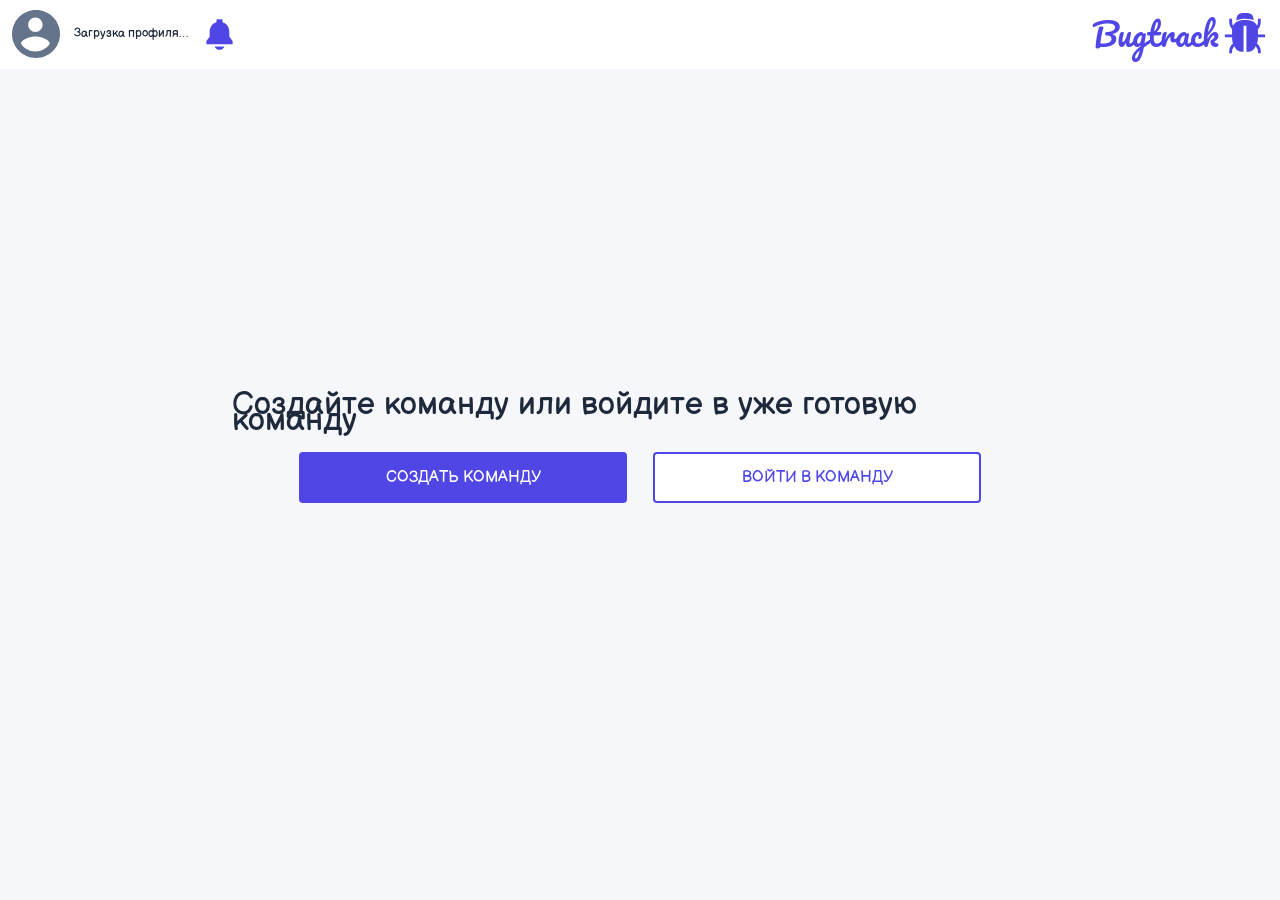
<file: main-page-w-team/index.html>
<!DOCTYPE html>
<html lang="en">
<head>
    <meta charset="UTF-8">
    <meta name="viewport" content="width=device-width, initial-scale=1.0">
    <title>Document</title>
    <link rel="stylesheet" href="style.css">
    <link rel="stylesheet" href="/main-style.css">
</head>
<body class="app-page">
    <header class="app-header">
        <div id="user-box">
            <div id="account-mount"></div>
            <div id="user-info" aria-live="polite">
                <p id="user-name">Загрузка профиля…</p>
                <p id="user-role"></p>
            </div>
            <div id="notifications-mount"></div>
        </div>
        <div id="logo">
            <span>Bugtrack</span>
            <svg width="46" height="46" viewBox="0 0 46 46" fill="none" xmlns="http://www.w3.org/2000/svg">
                <path d="M43.125 27.3242V24.4492H35.9375V19.3344C38.5807 16.8232 38.8125 13.5161 38.8125 10.0625V8.625H35.9375V10.0625C35.9375 12.5781 35.7704 14.3885 35.048 15.7981C33.0625 11.5 29.1381 10.0625 23 10.0625C19.4242 10.0625 16.2446 10.6968 13.977 12.2475C12.6383 13.163 11.7129 14.4855 11.0391 15.8161C10.2422 14.4262 10.0625 12.6518 10.0625 10.0625V8.625H7.1875V10.0625C7.1875 13.4262 7.4202 16.6534 10.0625 19.1547V24.4492H2.875V27.3242L10.0625 27.3125C10.0625 29.0195 10.3949 32.0823 10.996 33.5737C8.67891 35.6464 7.1875 37.9419 7.1875 41.6875V43.125H10.0625V41.6875C10.0625 39.2024 10.8801 37.6706 12.4137 36.1783C14.375 40.25 15.9023 41.6875 21.5625 41.6875V15.8125H24.4375V41.6875C30.2773 41.6875 31.625 40.25 33.5863 36.1783C35.1199 37.6706 35.9375 39.2033 35.9375 41.6875V43.125H38.8125V41.6875C38.8125 37.9428 37.3211 35.6473 35.004 33.5737C35.6051 32.0823 35.9375 29.0195 35.9375 27.3125L43.125 27.3242Z" fill="var(--color-primary)"/>
                <path d="M23 2.875C18.6821 2.875 14.375 2.875 14.375 10.4219C16.7217 9.16406 19.7072 8.625 23 8.625C25.1643 8.625 27.1409 8.86309 28.8749 9.34375C29.8407 9.61328 31.0904 10.1263 31.625 10.4219C31.625 2.875 27.3179 2.875 23 2.875Z" fill="var(--color-primary)"/>
            </svg>
        </div>
        
    </header>
    <main>
        <p>Создайте команду или войдите в уже готовую команду</p>
        <div id="button-box">
            <a class="button team-btn" href="../create-team/index.html">создать команду</a>
            <a class="button team-btn" href="../join-team/index.html">войти в команду</a>
        </div>
    </main>
    <script src="../main_script.js?v=profile-1"></script>
</body>
</html>
</file>
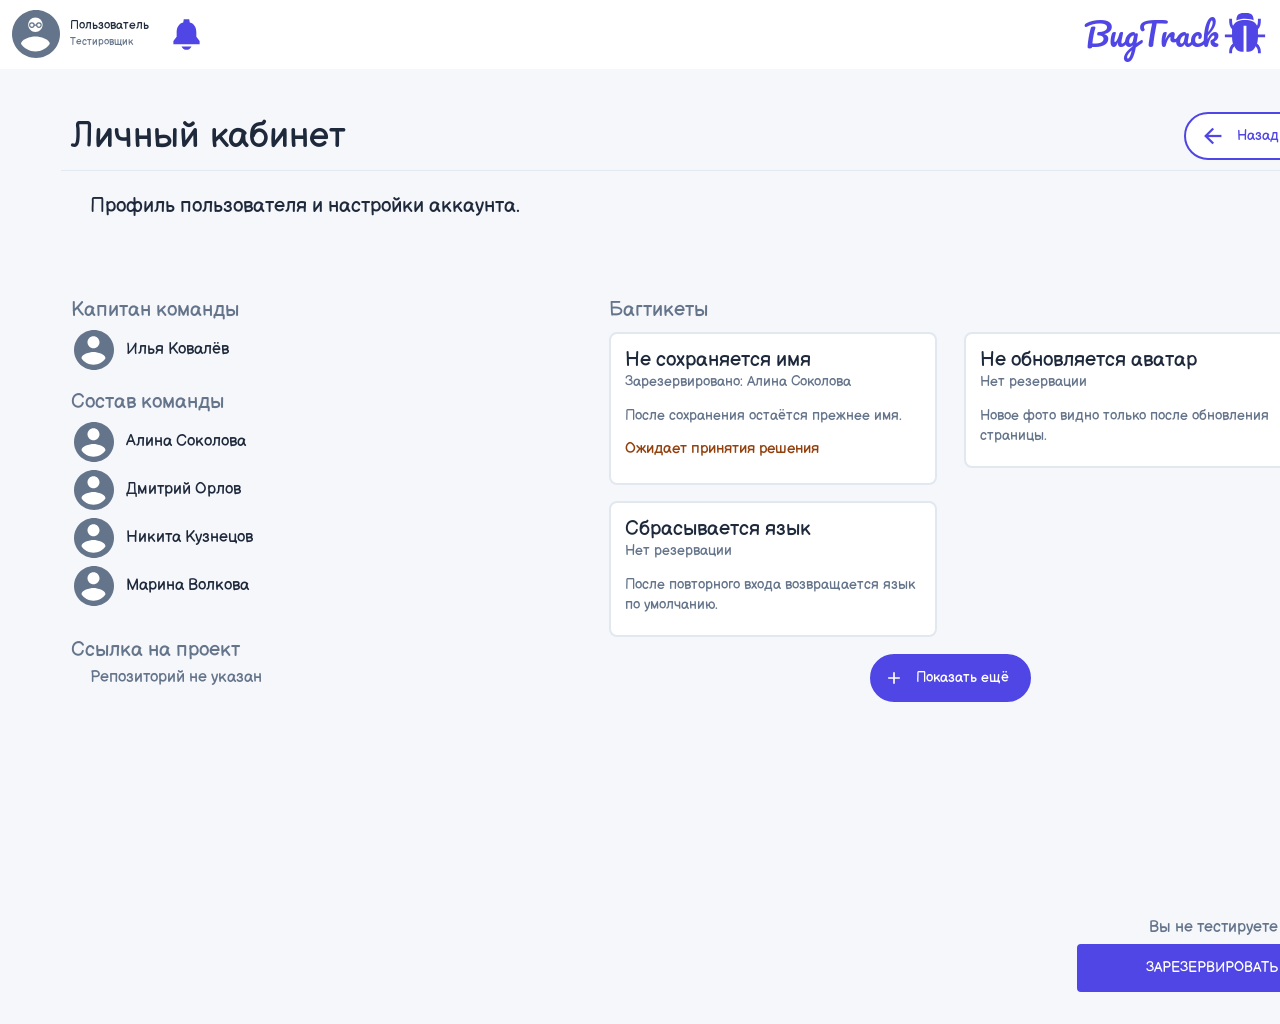
<file: project-w-r/index.html>
<!DOCTYPE html>
<html lang="ru">
<head>
    <meta charset="UTF-8">
    <meta name="viewport" content="width=device-width, initial-scale=1.0">
    <title>Личный кабинет — BugTrack</title>
    <link rel="stylesheet" href="../main-style.css">
    <link rel="stylesheet" href="style.css">
</head>
<body class="app-page project-page">
    <header class="app-header">
        <div id="user-box">
            <div id="account-mount" data-account-icon="qa-icon"></div>
            <div id="user-info">
                <p>Пользователь</p>
                <p>Тестировщик</p>
            </div>
            <div id="notifications-mount"></div>
        </div>
        <div id="logo">
            <span>BugTrack</span>
            <svg width="46" height="46" viewBox="0 0 46 46" fill="none" xmlns="http://www.w3.org/2000/svg">
                <path d="M43.125 27.3242V24.4492H35.9375V19.3344C38.5807 16.8232 38.8125 13.5161 38.8125 10.0625V8.625H35.9375V10.0625C35.9375 12.5781 35.7704 14.3885 35.048 15.7981C33.0625 11.5 29.1381 10.0625 23 10.0625C19.4242 10.0625 16.2446 10.6968 13.977 12.2475C12.6383 13.163 11.7129 14.4855 11.0391 15.8161C10.2422 14.4262 10.0625 12.6518 10.0625 10.0625V8.625H7.1875V10.0625C7.1875 13.4262 7.4202 16.6534 10.0625 19.1547V24.4492H2.875V27.3242L10.0625 27.3125C10.0625 29.0195 10.3949 32.0823 10.996 33.5737C8.67891 35.6464 7.1875 37.9419 7.1875 41.6875V43.125H10.0625V41.6875C10.0625 39.2024 10.8801 37.6706 12.4137 36.1783C14.375 40.25 15.9023 41.6875 21.5625 41.6875V15.8125H24.4375V41.6875C30.2773 41.6875 31.625 40.25 33.5863 36.1783C35.1199 37.6706 35.9375 39.2033 35.9375 41.6875V43.125H38.8125V41.6875C38.8125 37.9428 37.3211 35.6473 35.004 33.5737C35.6051 32.0823 35.9375 29.0195 35.9375 27.3125L43.125 27.3242Z" fill="var(--color-primary)"/>
                <path d="M23 2.875C18.6821 2.875 14.375 2.875 14.375 10.4219C16.7217 9.16406 19.7072 8.625 23 8.625C25.1643 8.625 27.1409 8.86309 28.8749 9.34375C29.8407 9.61328 31.0904 10.1263 31.625 10.4219C31.625 2.875 27.3179 2.875 23 2.875Z" fill="var(--color-primary)"/>
            </svg>
        </div>
    </header>

    <svg class="project-svg-defs" width="0" height="0" aria-hidden="true" xmlns="http://www.w3.org/2000/svg">
        <symbol id="project-member-avatar" viewBox="0 0 48 48">
            <path d="M0 24C0 10.752 10.752 0 24 0C37.248 0 48 10.752 48 24C48 37.248 37.248 48 24 48C10.752 48 0 37.248 0 24Z" fill="var(--color-muted)"/>
            <path d="M23.4 7.5C27.384 7.5 30.6 10.716 30.6 14.7C30.6 18.684 27.384 21.9 23.4 21.9C19.416 21.9 16.2 18.684 16.2 14.7C16.2 10.716 19.416 7.5 23.4 7.5ZM23.4 41.58C17.4 41.58 12.096 38.508 9 33.852C9.072 29.076 18.6 26.46 23.4 26.46C28.176 26.46 37.728 29.076 37.8 33.852C34.704 38.508 29.4 41.58 23.4 41.58Z" fill="var(--color-white)"/>
        </symbol>
    </svg>

    <main class="project-layout">
        <div class="project-details">
            <div class="project-heading">
                <h1>Личный кабинет</h1>
                <a class="button project-back" href="../main-page-QA/index.html">
                    <svg width="24" height="24" viewBox="0 0 24 24" fill="none" aria-hidden="true">
                        <path d="M13.0285 5.25L6.27848 12L13.0285 18.75L11.4375 20.341L3.0965 12L11.4375 3.65901L13.0285 5.25Z" fill="currentColor"/>
                        <path d="M4.5 10.875H20.4375V13.125H4.5V10.875Z" fill="currentColor"/>
                    </svg>
                    <span>Назад на главную</span>
                </a>
            </div>

            <p class="project-description">Профиль пользователя и настройки аккаунта.</p>

            <div class="project-content">
                <div class="project-team">
                    <section class="project-team-group" aria-labelledby="project-captain-title">
                        <h2 id="project-captain-title">Капитан команды</h2>
                        <p class="project-member">
                            <svg width="40" height="40" viewBox="0 0 48 48" aria-hidden="true"><use href="#project-member-avatar"/></svg>
                            <span>Илья Ковалёв</span>
                        </p>
                    </section>

                    <section class="project-team-group" aria-labelledby="project-team-title">
                        <h2 id="project-team-title">Состав команды</h2>
                        <ul class="project-member-list">
                            <li class="project-member">
                                <svg width="40" height="40" viewBox="0 0 48 48" aria-hidden="true"><use href="#project-member-avatar"/></svg>
                                <span>Алина Соколова</span>
                            </li>
                            <li class="project-member">
                                <svg width="40" height="40" viewBox="0 0 48 48" aria-hidden="true"><use href="#project-member-avatar"/></svg>
                                <span>Дмитрий Орлов</span>
                            </li>
                            <li class="project-member">
                                <svg width="40" height="40" viewBox="0 0 48 48" aria-hidden="true"><use href="#project-member-avatar"/></svg>
                                <span>Никита Кузнецов</span>
                            </li>
                            <li class="project-member">
                                <svg width="40" height="40" viewBox="0 0 48 48" aria-hidden="true"><use href="#project-member-avatar"/></svg>
                                <span>Марина Волкова</span>
                            </li>
                        </ul>
                    </section>

                    <section class="project-repository" aria-labelledby="project-repository-title">
                        <h2 id="project-repository-title">Ссылка на проект</h2>
                        <p>Репозиторий не указан</p>
                    </section>
                </div>

                <section class="project-tickets" aria-labelledby="project-tickets-title">
                    <h2 id="project-tickets-title">Багтикеты</h2>
                    <ul class="project-ticket-grid">
                        <li class="project-ticket project-ticket--review">
                            <div>
                                <h3>Не сохраняется имя</h3>
                                <p>Зарезервировано: Алина Соколова</p>
                            </div>
                            <p>После сохранения остаётся прежнее имя.</p>
                            <p class="project-ticket-status">Ожидает принятия решения</p>
                        </li>
                        <li class="project-ticket">
                            <div>
                                <h3>Не обновляется аватар</h3>
                                <p>Нет резервации</p>
                            </div>
                            <p>Новое фото видно только после обновления страницы.</p>
                        </li>
                        <li class="project-ticket">
                            <div>
                                <h3>Сбрасывается язык</h3>
                                <p>Нет резервации</p>
                            </div>
                            <p>После повторного входа возвращается язык по умолчанию.</p>
                        </li>
                    </ul>

                    <div class="project-tickets-actions">
                        <button class="ticket-more" type="button" disabled>
                            <svg width="24" height="24" viewBox="0 0 24 24" fill="none" aria-hidden="true">
                                <path d="M5 12h14M12 5v14" stroke="currentColor" stroke-width="2"/>
                            </svg>
                            <span>Показать ещё</span>
                        </button>
                    </div>
                </section>
            </div>
        </div>

        <div class="project-reservation">
            <div id="project-reservation-prompt">
                <p id="project-unreserved-status" class="project-reservation-status">Вы не тестируете проект</p>
                <button id="reserve-project" class="project-reservation-button" type="button" aria-describedby="project-unreserved-status">Зарезервировать проект</button>
            </div>
            <div id="project-reservation-active" hidden>
                <p id="project-reserved-status" class="project-reservation-status project-reservation-status--active">Вы тестируете проект</p>
                <div class="project-reservation-actions">
                    <button id="leave-project" class="project-reservation-button project-reservation-button--outline project-reservation-button--leave" type="button" aria-describedby="project-reserved-status">Покинуть проект</button>
                    <button class="project-reservation-button project-reservation-button--outline" type="button" disabled>Посмотреть предложения к дедлайну</button>
                    <a class="project-reservation-button project-create-ticket" href="../create-ticket/index.html">Создать багтикет</a>
                </div>
            </div>
        </div>
    </main>

    <script src="../main_script.js"></script>
    <script src="demo-tickets.js"></script>
    <script src="script.js"></script>
</body>
</html>
</file>
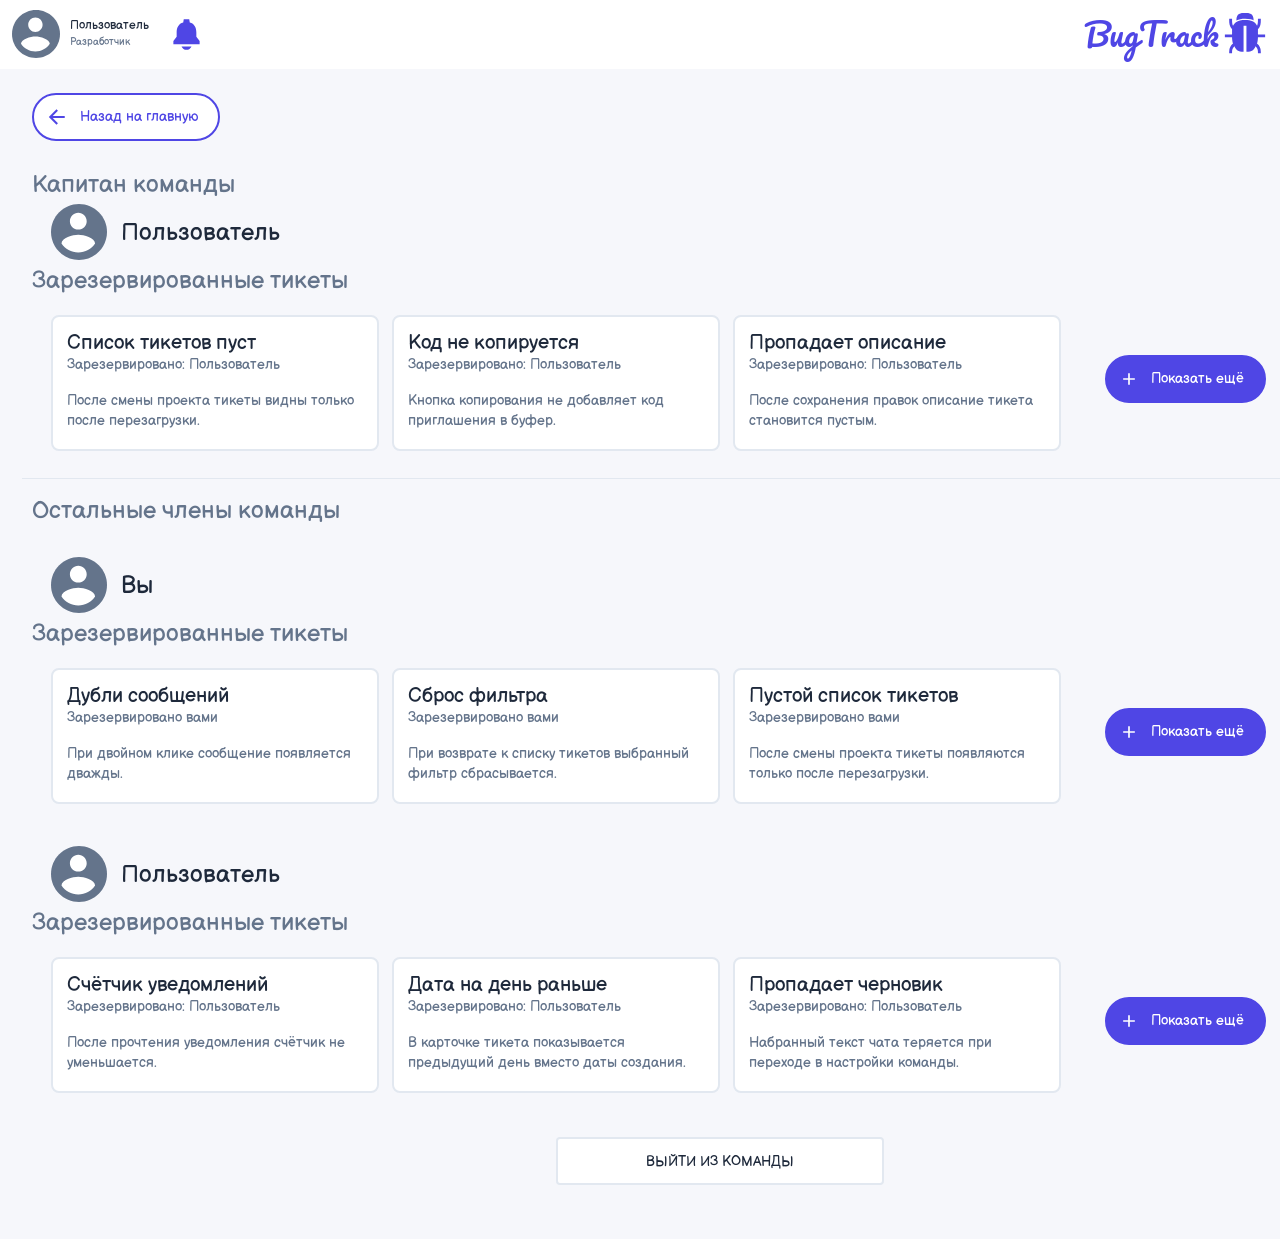
<file: team-page/index.html>
<!DOCTYPE html>
<html lang="ru">
<head>
    <meta charset="UTF-8">
    <meta name="viewport" content="width=device-width, initial-scale=1.0">
    <title>Просмотр команды — BugTrack</title>
    <link rel="stylesheet" href="../main-style.css">
    <link rel="stylesheet" href="style.css">
</head>
<body class="app-page team-page">
    <header class="app-header">
        <div id="user-box">
            <div id="account-mount"></div>
            <div id="user-info">
                <p>Пользователь</p>
                <p>Разработчик</p>
            </div>
            <div id="notifications-mount"></div>
        </div>
        <div id="logo">
            <span>BugTrack</span>
            <svg width="46" height="46" viewBox="0 0 46 46" fill="none" xmlns="http://www.w3.org/2000/svg">
                <path d="M43.125 27.3242V24.4492H35.9375V19.3344C38.5807 16.8232 38.8125 13.5161 38.8125 10.0625V8.625H35.9375V10.0625C35.9375 12.5781 35.7704 14.3885 35.048 15.7981C33.0625 11.5 29.1381 10.0625 23 10.0625C19.4242 10.0625 16.2446 10.6968 13.977 12.2475C12.6383 13.163 11.7129 14.4855 11.0391 15.8161C10.2422 14.4262 10.0625 12.6518 10.0625 10.0625V8.625H7.1875V10.0625C7.1875 13.4262 7.4202 16.6534 10.0625 19.1547V24.4492H2.875V27.3242L10.0625 27.3125C10.0625 29.0195 10.3949 32.0823 10.996 33.5737C8.67891 35.6464 7.1875 37.9419 7.1875 41.6875V43.125H10.0625V41.6875C10.0625 39.2024 10.8801 37.6706 12.4137 36.1783C14.375 40.25 15.9023 41.6875 21.5625 41.6875V15.8125H24.4375V41.6875C30.2773 41.6875 31.625 40.25 33.5863 36.1783C35.1199 37.6706 35.9375 39.2033 35.9375 41.6875V43.125H38.8125V41.6875C38.8125 37.9428 37.3211 35.6473 35.004 33.5737C35.6051 32.0823 35.9375 29.0195 35.9375 27.3125L43.125 27.3242Z" fill="var(--color-primary)"/>
                <path d="M23 2.875C18.6821 2.875 14.375 2.875 14.375 10.4219C16.7217 9.16406 19.7072 8.625 23 8.625C25.1643 8.625 27.1409 8.86309 28.8749 9.34375C29.8407 9.61328 31.0904 10.1263 31.625 10.4219C31.625 2.875 27.3179 2.875 23 2.875Z" fill="var(--color-primary)"/>
            </svg>
        </div>
    </header>
    <main class="team-layout">
        <h1 class="team-page-title">Просмотр команды</h1>
        <a href="../main-page-develop/index.html" class="button team-back">
            <svg width="24" height="24" viewBox="0 0 24 24" fill="none" xmlns="http://www.w3.org/2000/svg" aria-hidden="true">
                <path d="M13.0285 5.25L6.27848 12L13.0285 18.75L11.4375 20.341L3.0965 12L11.4375 3.65901L13.0285 5.25Z" fill-rule="evenodd" clip-rule="evenodd" fill="var(--color-primary)"/>
                <path d="M4.5 10.875H20.4375V13.125H4.5V10.875Z" fill-rule="evenodd" clip-rule="evenodd" fill="var(--color-primary)"/>
            </svg>
            <span>Назад на главную</span>
        </a>

        <section class="team-captain" aria-labelledby="captain-title">
            <h2 id="captain-title" class="team-section-title">Капитан команды</h2>
            <div id="captain-member"></div>
        </section>

        <section class="team-members" aria-labelledby="members-title">
            <h2 id="members-title" class="team-section-title">Остальные члены команды</h2>
            <div id="team-members-list"></div>
        </section>

        <div class="team-actions">
            <button class="team-leave" type="button" disabled>Выйти из команды</button>
        </div>
    </main>

    <template id="team-member-template">
        <article class="team-member">
            <div class="team-member-profile">
                <svg width="56" height="56" viewBox="0 0 48 48" fill="none" xmlns="http://www.w3.org/2000/svg" aria-hidden="true">
                    <path d="M0 24C0 10.752 10.752 0 24 0C37.248 0 48 10.752 48 24C48 37.248 37.248 48 24 48C10.752 48 0 37.248 0 24Z" fill="var(--color-muted)"/>
                    <path d="M23.4 7.5C27.384 7.5 30.6 10.716 30.6 14.7C30.6 18.684 27.384 21.9 23.4 21.9C19.416 21.9 16.2 18.684 16.2 14.7C16.2 10.716 19.416 7.5 23.4 7.5ZM23.4 41.58C17.4 41.58 12.096 38.508 9 33.852C9.072 29.076 18.6 26.46 23.4 26.46C28.176 26.46 37.728 29.076 37.8 33.852C34.704 38.508 29.4 41.58 23.4 41.58Z" fill="var(--color-white)"/>
                </svg>
                <h3 class="team-member-name"></h3>
            </div>
            <p class="team-section-title">Зарезервированные тикеты</p>
            <div class="team-ticket-row">
                <ul class="team-ticket-grid" aria-label="Зарезервированные тикеты"></ul>
                <a class="button ticket-more">
                    <svg width="24" height="24" viewBox="0 0 24 24" fill="none" xmlns="http://www.w3.org/2000/svg" aria-hidden="true">
                        <path d="M5 12h14M12 5v14" stroke="currentColor" stroke-width="2"/>
                    </svg>
                    <span>Показать ещё</span>
                </a>
            </div>
        </article>
    </template>

    <script src="../main_script.js"></script>
    <script src="script.js"></script>
</body>
</html>
</file>
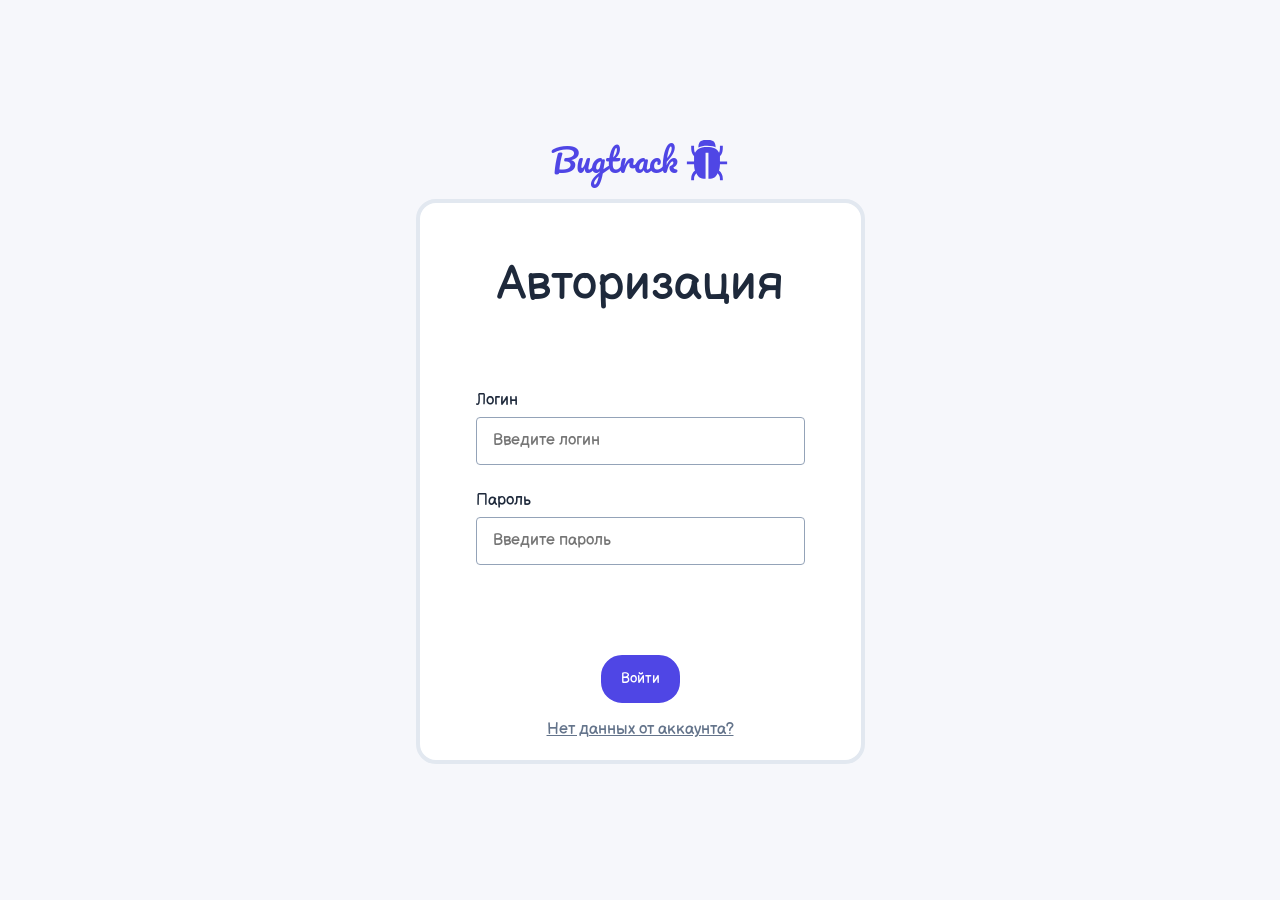
<file: autoriztion/autorization.html>
<!DOCTYPE html>
<html lang="en">
<head>
    <meta charset="UTF-8">
    <meta name="viewport" content="width=device-width, initial-scale=1.0">
    <title>Document</title>
    <link rel="stylesheet" href="autorization.css">
    <link rel="stylesheet" href="/main-style.css">
</head>
<body>
    <header>
        <span id="logo-text">Bugtrack</span>
        <svg width="46" height="46" viewBox="0 0 46 46" fill="none" xmlns="http://www.w3.org/2000/svg">
            <path d="M43.125 27.3242V24.4492H35.9375V19.3344C38.5807 16.8232 38.8125 13.5161 38.8125 10.0625V8.625H35.9375V10.0625C35.9375 12.5781 35.7704 14.3885 35.048 15.7981C33.0625 11.5 29.1381 10.0625 23 10.0625C19.4242 10.0625 16.2446 10.6968 13.977 12.2475C12.6383 13.163 11.7129 14.4855 11.0391 15.8161C10.2422 14.4262 10.0625 12.6518 10.0625 10.0625V8.625H7.1875V10.0625C7.1875 13.4262 7.4202 16.6534 10.0625 19.1547V24.4492H2.875V27.3242L10.0625 27.3125C10.0625 29.0195 10.3949 32.0823 10.996 33.5737C8.67891 35.6464 7.1875 37.9419 7.1875 41.6875V43.125H10.0625V41.6875C10.0625 39.2024 10.8801 37.6706 12.4137 36.1783C14.375 40.25 15.9023 41.6875 21.5625 41.6875V15.8125H24.4375V41.6875C30.2773 41.6875 31.625 40.25 33.5863 36.1783C35.1199 37.6706 35.9375 39.2033 35.9375 41.6875V43.125H38.8125V41.6875C38.8125 37.9428 37.3211 35.6473 35.004 33.5737C35.6051 32.0823 35.9375 29.0195 35.9375 27.3125L43.125 27.3242Z" fill="var(--color-primary)"/>
            <path d="M23 2.875C18.6821 2.875 14.375 2.875 14.375 10.4219C16.7217 9.16406 19.7072 8.625 23 8.625C25.1643 8.625 27.1409 8.86309 28.8749 9.34375C29.8407 9.61328 31.0904 10.1263 31.625 10.4219C31.625 2.875 27.3179 2.875 23 2.875Z" fill="var(--color-primary)"/>
        </svg>
    </header>
    <main>
        <section class="auth" aria-labelledby="auth-title">
            <p id="auth-title">Авторизация</p>
            <form action="/api/auth/login" method="post" id="login-form">
                <div class="form-field" id="login-field">
                    <label for="login">Логин</label>
                    <input type="text" name="login" id="login" placeholder="Введите логин" autocomplete="username" required>
                </div>

                <div class="form-field" id="pass-form">
                    <label for="password">Пароль</label>
                    <input type="password" name="password" id="password" placeholder="Введите пароль" autocomplete="current-password" min="8" max="24" required>
                </div>

                <button type="submit" id="sign-btn">Войти</button>
                <p id="login-error" aria-live="polite"></p>
            </form>

            <div id="auth-help">
                <div class="tooltip-container">
                    <a href="#" aria-describedby="auth-tooltip">Нет данных от аккаунта?</a>
                    <div id="auth-tooltip" class="tooltip" role="tooltip">
                        <p>Если вы не получили данные для входа, обратитесь к преподавателю</p>
                    </div>
                </div>
            </div>
        </section>
    </main>
    <script src="autorization.js"></script>
</body>
</html>
</file>
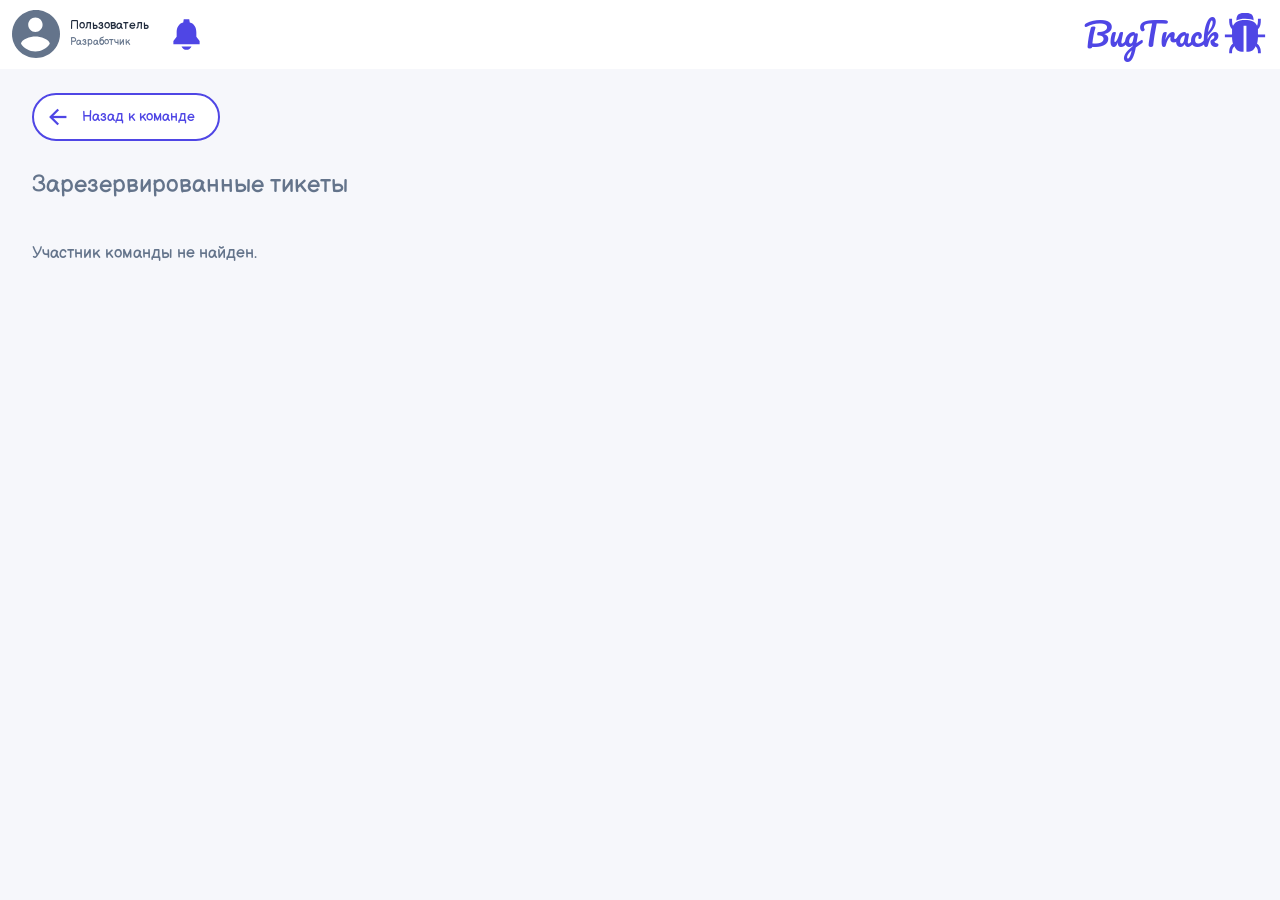
<file: team-page/tickets.html>
<!DOCTYPE html>
<html lang="ru">
<head>
    <meta charset="UTF-8">
    <meta name="viewport" content="width=device-width, initial-scale=1.0">
    <title>Тикеты участника — BugTrack</title>
    <link rel="stylesheet" href="../main-style.css">
    <link rel="stylesheet" href="style.css">
</head>
<body class="app-page team-page">
    <header class="app-header">
        <div id="user-box">
            <div id="account-mount"></div>
            <div id="user-info">
                <p>Пользователь</p>
                <p>Разработчик</p>
            </div>
            <div id="notifications-mount"></div>
        </div>
        <div id="logo">
            <span>BugTrack</span>
            <svg width="46" height="46" viewBox="0 0 46 46" fill="none" xmlns="http://www.w3.org/2000/svg">
                <path d="M43.125 27.3242V24.4492H35.9375V19.3344C38.5807 16.8232 38.8125 13.5161 38.8125 10.0625V8.625H35.9375V10.0625C35.9375 12.5781 35.7704 14.3885 35.048 15.7981C33.0625 11.5 29.1381 10.0625 23 10.0625C19.4242 10.0625 16.2446 10.6968 13.977 12.2475C12.6383 13.163 11.7129 14.4855 11.0391 15.8161C10.2422 14.4262 10.0625 12.6518 10.0625 10.0625V8.625H7.1875V10.0625C7.1875 13.4262 7.4202 16.6534 10.0625 19.1547V24.4492H2.875V27.3242L10.0625 27.3125C10.0625 29.0195 10.3949 32.0823 10.996 33.5737C8.67891 35.6464 7.1875 37.9419 7.1875 41.6875V43.125H10.0625V41.6875C10.0625 39.2024 10.8801 37.6706 12.4137 36.1783C14.375 40.25 15.9023 41.6875 21.5625 41.6875V15.8125H24.4375V41.6875C30.2773 41.6875 31.625 40.25 33.5863 36.1783C35.1199 37.6706 35.9375 39.2033 35.9375 41.6875V43.125H38.8125V41.6875C38.8125 37.9428 37.3211 35.6473 35.004 33.5737C35.6051 32.0823 35.9375 29.0195 35.9375 27.3125L43.125 27.3242Z" fill="var(--color-primary)"/>
                <path d="M23 2.875C18.6821 2.875 14.375 2.875 14.375 10.4219C16.7217 9.16406 19.7072 8.625 23 8.625C25.1643 8.625 27.1409 8.86309 28.8749 9.34375C29.8407 9.61328 31.0904 10.1263 31.625 10.4219C31.625 2.875 27.3179 2.875 23 2.875Z" fill="var(--color-primary)"/>
            </svg>
        </div>
    </header>
    <main class="team-layout">
        <a href="index.html" id="tickets-back" class="button team-back">
            <svg width="24" height="24" viewBox="0 0 24 24" fill="none" xmlns="http://www.w3.org/2000/svg" aria-hidden="true">
                <path d="M13.0285 5.25L6.27848 12L13.0285 18.75L11.4375 20.341L3.0965 12L11.4375 3.65901L13.0285 5.25Z" fill="currentColor"/>
                <path d="M4.5 10.875H20.4375V13.125H4.5V10.875Z" fill="currentColor"/>
            </svg>
            <span>Назад к команде</span>
        </a>

        <section class="team-all-tickets" aria-labelledby="member-tickets-title">
            <h1 id="member-tickets-title" class="team-section-title">Зарезервированные тикеты</h1>
            <p id="member-tickets-owner" class="team-member-name" hidden></p>
            <ul id="member-tickets" class="team-ticket-grid" aria-label="Все тикеты участника"></ul>
            <p id="member-tickets-empty" hidden>Участник команды не найден.</p>
        </section>
    </main>

    <script src="../main_script.js"></script>
    <script src="script.js"></script>
</body>
</html>
</file>
<file: create-team/style.css>
#back {
    display: flex;
    flex-direction: row;
    top: 84px;
    left: 16px;
    position: absolute;
    width: 111px;
    font-size: 14px;
    line-height: 24px;
    padding: 12px 20px 12px 12px;
    gap: 12px;
    background-color: var(--color-white);
    border-radius: 24px;
    border: 2px solid var(--color-primary);
    color: var(--color-primary);
}


#create-box {
    display: flex;
    flex-direction: column;
    width: 515px;
    align-items: center;
}

#project-name {
    font-family: inherit;
    width: 488px;
    padding: 12px 16px;
    gap: 12px;
    border-radius: 4px;
    border: 1px solid var(--color-input-border);
    margin-bottom: 39px;
    font-size: 16px;
    line-height: 25px;
}

#desc {
    font-family: inherit;
    width: 488px;
    height: 150px;
    resize: none;
    padding: 12px 16px;
    gap: 12px;
    border-radius: 4px;
    border: 1px solid var(--color-input-border);
    margin-top: 18px;
    margin-bottom: 29px;
    font-size: 16px;
    line-height: 25px;
}

#code-input {
    position: relative;
    margin-top: 8px;
    display: inline-flex;
    align-items: center;
    justify-content: space-between;
    width: 128px;
    height: 32px;
    border-radius: 4px;
    border: 1px solid var(--color-primary);
    padding: 4px 10px 4px 14px;
    gap: 8px;
    background-color: var(--color-white);
    cursor: pointer;
    user-select: none;
    transition: background-color 150ms ease, border-color 150ms ease, transform 100ms ease;
}

#code-input:hover {
    background-color: var(--color-primary-soft);
}

#code-input:active {
    transform: scale(0.98);
}

#code-input:focus-visible {
    outline: 2px solid var(--color-primary);
    outline-offset: 2px;
}

#code-value {
    font-family: inherit;
    font-size: 15px;
    line-height: 24px;
    font-weight: 700;
    color: var(--color-primary);
    letter-spacing: 0.5px;
}

#code-input svg {
    flex-shrink: 0;
}

.copy-tooltip {
    position: absolute;
    top: calc(100% + 6px);
    left: 50%;
    transform: translateX(-50%) translateY(4px);
    padding: 4px 8px;
    border-radius: 4px;
    background-color: var(--color-white);
    color: var(--color-text);
    font-size: 12px;
    line-height: 14px;
    white-space: nowrap;
    opacity: 0;
    visibility: hidden;
    pointer-events: none;
    transition: opacity 150ms ease, transform 150ms ease, visibility 150ms;
    z-index: 10;
}

.copy-tooltip.is-shown {
    opacity: 1;
    visibility: visible;
    transform: translateX(-50%) translateY(0);
}

#continue {
    display: flex;
    border-radius: 24px;
    border: 0;
    background-color: var(--color-primary);
    padding: 12px 20px;
    gap: 12px;
    margin-top: 49px;
}

#continue p {
    font-size: 14px;
    line-height: 24px;
    color: var(--color-white);
}
</file>
<file: main-style.css>
@import url('https://fonts.googleapis.com/css2?family=Balsamiq+Sans:ital,wght@0,400;0,700;1,400;1,700&family=Pacifico&display=swap');

:root {
    --color-primary: #4F46E5;
    --color-primary-hover: #3388CA;
    --color-primary-soft: #EEF2FF;
    --color-text: #1E293B;
    --color-neutral: #475569;
    --color-muted: #64748B;
    --color-white: #FFFFFF;
    --color-page: #F6F7FB;
    --color-border: #E2E8F0;
    --color-input-border: #94A3B8;
    --color-error: #B91C1C;
    --color-success: #166534;
    --color-warning: #92400E;
    --color-status-draft: var(--color-neutral);
    --color-status-draft-bg: #F1F5F9;
    --color-status-progress: #1D4ED8;
    --color-status-progress-bg: #EFF6FF;
    --color-status-attention: var(--color-warning);
    --color-status-attention-bg: #FEF3C7;
    --color-status-fixed: var(--color-success);
    --color-status-fixed-bg: #DCFCE7;
    --color-status-critical: var(--color-error);
    --color-status-critical-bg: #FEE2E2;
}

.app-page,
.app-page * {
    box-sizing: border-box;
    margin: 0;
}

body.app-page {
    position: relative;
    display: flex;
    flex-direction: column;
    align-items: center;
    justify-content: center;
    gap: 1rem;
    min-height: 100vh;
    min-height: 100svh;
    background-color: var(--color-page);
    font-family: 'Balsamiq Sans', sans-serif;
    overflow: hidden;
}

.app-header {
    position: fixed;
    top: -1px;
    z-index: 1000;
    display: flex;
    flex-direction: row;
    justify-content: space-between;
    width: 100%;
    padding: 11px 12px;
    background-color: var(--color-white);
}

.app-header #user-box {
    display: flex;
    height: 48px;
    align-items: center;
    gap: 14px;
}

.app-header #account-mount {
    display: flex;
    align-items: center;
}

.app-header #user-info {
    color: var(--color-text);
    font-size: 12px;
    line-height: 16px;
}

.app-header #logo {
    display: flex;
    height: 46px;
    align-items: center;
    gap: 3px;
    color: var(--color-primary);
    font-family: 'Pacifico', cursive;
    font-size: 32px;
    line-height: 45px;
}

.app-header .button {
    display: flex;
}

.account-toggle {
    width: 48px;
    height: 48px;
    align-items: center;
    justify-content: center;
    padding: 0;
    border: 0;
    background: transparent;
}

#account-manage {
    position: absolute;
    top: 76px;
    left: 12px;
    display: flex;
    flex-direction: column;
    padding: 10px;
    border: 4px solid var(--color-border);
    border-radius: 16px;
    background-color: var(--color-white);
    opacity: 0;
    visibility: hidden;
    transform: translateY(-8px);
    pointer-events: none;
    transition:
        opacity 200ms ease-in-out,
        transform 200ms ease-in-out,
        visibility 0s linear 200ms;
}

#account-manage.is-open {
    opacity: 1;
    visibility: visible;
    transform: translateY(0);
    pointer-events: auto;
    transition:
        opacity 200ms ease-in-out,
        transform 200ms ease-in-out,
        visibility 0s;
}

.account-logout {
    display: block;
    border-radius: 4px;
    color: var(--color-error);
    text-decoration: none;
}

.account-logout:hover {
    background-color: var(--color-white);
}

#notification-box {
    position: absolute;
    width: 440px;
    height: max-content;
    max-height: 300px;
    display: flex;
    flex-direction: column;
    border: 4px solid var(--color-border);
    border-radius: 20px;
    top: 76px;
    background-color: var(--color-white);
    padding: 21px 18px;
    gap: 6px;
    align-items: center;
    overflow-y: auto;
    opacity: 0;
    visibility: hidden;
    transform: translateY(-8px);
    pointer-events: none;
    transition:
        opacity 200ms ease-in-out,
        transform 200ms ease-in-out,
        visibility 0s linear 200ms;
}

#notification-box.is-open {
    opacity: 1;
    visibility: visible;
    transform: translateY(0);
    pointer-events: auto;
    transition:
        opacity 200ms ease-in-out,
        transform 200ms ease-in-out,
        visibility 0s;
}

.notification-toggle {
    align-items: center;
    justify-content: center;
    padding: 0;
    border: 0;
    background: transparent;
}

.button {
    cursor: pointer;
    z-index: 100;
}

.ticket-more {
    display: inline-flex;
    width: 161px;
    height: 48px;
    align-items: center;
    gap: 12px;
    padding-inline: 12px 20px;
    border: 2px solid var(--color-primary);
    border-radius: 24px;
    background-color: var(--color-primary);
    color: var(--color-white);
    font-size: 14px;
    line-height: 24px;
    text-decoration: none;
    white-space: nowrap;
}

.ticket-more:hover {
    border-color: var(--color-primary-hover);
    background-color: var(--color-primary-hover);
}

.notification {
    width: 390px;
    flex: 0 0 auto;
    display: flex;
    gap: 3px;
}

.not-line {
    width: 383px;
    flex: 0 0 auto;
    border: 1px solid var(--color-border);
}

.not-info {
    width: 340px;
    display: flex;
    flex-direction: column;
    align-items: flex-start;
    gap: 3px;
}

.not-info p {
    margin-top: 3px;
}

.not-info div {
    display: flex;
    justify-content: space-between;
    width: 100%;
    color: var(--color-muted);
}

a {
    text-decoration: underline;
    color: var(--color-muted);
}

#reject > :first-child {
    color: var(--color-error);
}

#new-msg > :first-child {
    color: var(--color-neutral);
}

#accepted > :first-child {
    color: var(--color-success);
}

#request > :first-child {
    color: var(--color-warning);
}
</file>
<file: create-ticket/style.css>
body.app-page.create-ticket-page {
    display: block;
    overflow: auto;
}

.create-ticket-page .app-header #user-box {
    gap: 10px;
}

.create-ticket-page .app-header #user-info {
    min-width: 79px;
}

.create-ticket-page #user-info > :last-child {
    color: var(--color-muted);
    font-size: 10px;
}

.create-ticket-page #notifications-mount {
    margin-left: 10px;
}

.ticket-layout {
    display: flex;
    width: 1440px;
    min-height: 1024px;
    flex-direction: column;
    margin-inline: auto;
    padding: 85px 35px 32px 17px;
}

.ticket-back,
.ticket-deadline-control {
    display: inline-flex;
    width: max-content;
    height: 48px;
    align-items: center;
    gap: 8px;
    padding-inline: 12px 16px;
    border: 2px solid var(--color-primary);
    border-radius: 24px;
    background-color: var(--color-white);
    color: var(--color-primary);
    font-size: 14px;
    line-height: 24px;
    text-decoration: none;
}

.ticket-back:hover,
.ticket-deadline-control:hover {
    background-color: var(--color-primary-soft);
}

.ticket-form {
    display: grid;
    flex: 1;
    grid-template-columns: 440px 1fr;
    grid-template-rows: 1fr auto;
    margin-top: 8px;
}

.ticket-fields {
    display: flex;
    grid-row: 1 / span 2;
    flex-direction: column;
    gap: 18px;
    margin-bottom: 33px;
    padding: 25px 0 20px 46px;
    border-right: 1px solid var(--color-border);
}

.ticket-field {
    display: grid;
    width: 328px;
    gap: 3px;
    color: var(--color-text);
    font-size: 20px;
    line-height: 25px;
}

.ticket-required {
    color: var(--color-primary);
    font-weight: 700;
}

.ticket-control {
    width: 100%;
    min-height: 48px;
    padding: 10px 15px;
    border: 1px solid var(--color-input-border);
    border-radius: 4px;
    background-color: var(--color-white);
    color: var(--color-text);
    font: 16px/24px "Balsamiq Sans", sans-serif;
}

.ticket-control::placeholder {
    color: var(--color-muted);
    opacity: 1;
}

#ticket-description {
    height: 233px;
    resize: none;
}

.ticket-field--steps {
    width: 366px;
    margin-top: 14px;
}

.ticket-steps-row {
    display: flex;
    min-height: 69px;
    flex-wrap: wrap;
    align-content: flex-start;
    align-items: center;
    gap: 6px;
}

.ticket-step-add,
.ticket-step-confirm,
.ticket-attach,
.ticket-submit {
    cursor: pointer;
    font-family: inherit;
}

.ticket-step-add {
    display: grid;
    width: 32px;
    height: 32px;
    flex: 0 0 auto;
    place-items: center;
    padding: 0;
    border: 0;
    border-radius: 50%;
    background-color: var(--color-primary);
    color: var(--color-white);
}

#ticket-step-editor:not([hidden]) {
    display: flex;
    gap: 8px;
}

#ticket-step {
    min-width: 0;
}

.ticket-step-confirm {
    padding-inline: 10px;
    border: 1px solid var(--color-primary);
    border-radius: 4px;
    background-color: var(--color-white);
    color: var(--color-primary);
}

#ticket-priority {
    width: 120px;
}

.ticket-field--deadline {
    margin-top: 12px;
}

.ticket-deadline-control {
    position: relative;
    min-width: 185px;
}

.ticket-deadline-control:focus-within {
    outline: 2px solid var(--color-primary);
    outline-offset: 2px;
}

#ticket-deadline {
    position: absolute;
    inset: 0;
    width: 100%;
    height: 100%;
    cursor: pointer;
    opacity: 0;
}

#ticket-deadline::-webkit-calendar-picker-indicator {
    position: absolute;
    inset: 0;
    width: auto;
    height: auto;
    margin: 0;
    cursor: pointer;
}

.ticket-attachments {
    padding: 25px 0 0 41px;
}

.ticket-attachments h2 {
    color: var(--color-text);
    font-size: 20px;
    font-weight: 400;
    line-height: 25px;
}

.ticket-chip-list {
    display: flex;
    max-width: 100%;
    flex-wrap: wrap;
    gap: 6px;
    padding: 0;
    list-style: none;
}

.ticket-chip-list:empty,
#ticket-form-error:empty {
    display: none;
}

#ticket-file-list {
    margin-top: 16px;
}

.ticket-chip {
    display: inline-flex;
    max-width: 100%;
    min-height: 32px;
    align-items: center;
    gap: 6px;
    padding: 3px 8px;
    border: 1px solid var(--color-border);
    border-radius: 4px;
    background-color: var(--color-white);
    color: var(--color-primary);
    font-size: 14px;
    line-height: 24px;
    overflow-wrap: anywhere;
}

.ticket-chip svg {
    flex: 0 0 auto;
}

#ticket-step-list .ticket-chip {
    border-radius: 16px;
    background-color: var(--color-primary-soft);
}

.ticket-chip button {
    padding: 0 2px;
    border: 0;
    background: transparent;
    color: inherit;
    cursor: pointer;
    font: inherit;
}

.ticket-attach {
    width: auto;
    margin-top: 20px;
}

.ticket-form-actions {
    display: flex;
    grid-column: 2;
    align-items: center;
    justify-content: flex-end;
    gap: 16px;
    padding-top: 24px;
}

#ticket-form-error,
#ticket-file-error {
    color: var(--color-error);
    font-size: 14px;
}

#ticket-file-error:not(:empty) {
    margin-top: 8px;
}

.ticket-submit {
    width: 328px;
    height: 48px;
    flex: 0 0 auto;
    border: 2px solid var(--color-primary);
    border-radius: 4px;
    background-color: var(--color-primary);
    color: var(--color-white);
    font-size: 14px;
    text-transform: uppercase;
}

.ticket-submit:hover {
    border-color: var(--color-primary-hover);
    background-color: var(--color-primary-hover);
}
</file>
<file: join-team/style.css>
.button {
    display: flex;
}

main {
    width: 100%;
    display: flex;
    flex-direction: column;
    align-items: center;
    justify-content: center;
}

#back {
    top: 84px;
    left: 16px;
    position: absolute;
    width: 111px;
    font-size: 14px;
    line-height: 24px;
    padding: 12px 20px 12px 12px;
    gap: 12px;
    background-color: var(--color-white);
    border-radius: 24px;
    border: 2px solid var(--color-primary);
    color: var(--color-primary);
}

#invite-code {
    display: flex;
    flex-direction: column;
    width: 395px;
    align-items: center;
}

#invite-code p {
    font-size: 32px;
    line-height: 24px;
}

#code-form {
    margin-top: 12px;
    display: flex;
    flex-direction: column;
    align-items: center;
}

#code-form label {
    color: var(--color-muted);
    font-size: 16px;
    line-height: 24px;
}

input::placeholder {
    font-family: 'Balsamiq Sans', sans-serif;
}

#code-form input {
    margin-top: 12px;
    width: 328px;
    padding: 12px 16px;
    border: 1px solid var(--color-input-border);
    border-radius: 4px;
}

#continue {
    border-radius: 24px;
    border: 0;
    background-color: var(--color-primary);
    padding: 12px 20px;
    gap: 12px;
    margin-top: 49px;
}

#continue p {
    font-size: 14px;
    line-height: 24px;
    color: var(--color-white);
}
</file>
<file: main-page-develop/style.css>
body.app-page {
    justify-content: flex-start;
    padding-block: 90px 24px;
    overflow: auto;
}

main {
    width: 1090px;
    display: flex;
    flex-direction: column;
    gap: 68px;
}

#head-section {
    display: flex;
    justify-content: space-between;
}

#head-section > :first-child h1 {
    font-size: 36px;
    line-height: 45px;
    font-weight: 400;
    width: 376px;
    color: var(--color-text);
}

#head-section > :first-child p {
    color: var(--color-muted);
    line-height: 24px;
}

#head-section > :last-child {
    display: flex;
    flex-direction: column;
    align-items: flex-end;
}

#head-section > :last-child h1 {
    font-weight: 400;
    font-size: 36px;
    line-height: 45px;
    color: var(--color-text);
}

#head-section > :last-child p {
    font-weight: 400;
    line-height: 24px;
    color: var(--color-muted);
}

#main-section {
    display: flex;
    width: 100%;
    gap: 34px;
}

#ticket-zone {
    width: 682px;
    display: flex;
    flex-direction: column;
    gap: 28px;
}

.tickets-box {
    width: 100%;
    display: flex;
    flex-direction: row;
    gap: 26px;
    flex-wrap: wrap;
}

.tickets-more-slot {
    display: grid;
    width: 328px;
    place-items: center;
}

.ticket {
    display: flex;
    flex-direction: column;
    padding: 16px 16px;
    gap: 16px;
    width: 328px;
    height: 136px;
    background-color: var(--color-white);
    border-radius: 8px;
    border: 2px solid var(--color-border);
    cursor: pointer;
}

.ticket-name {
    font-size: 20px;
    line-height: 24px;
    color: var(--color-text);
}

.ticket-owner {
    font-size: 14px;
    line-height: 20px;
    color: var(--color-muted);
}

.ticket-desc {
    font-size: 14px;
    line-height: 20px;
    color: var(--color-muted);
}


#border-line {
    height: 773px;
    width: 0;
    border: 1px solid var(--color-border);
}

#chat-zone {
    display: flex;
    flex-direction: column;
    gap: 20px;
}

#chat-box {
    display: flex;
    flex-direction: column;
    width: 311px;
    height: 589px;
    border: 2px solid var(--color-border);
    border-radius: 15px;
}

#chat-head {
    flex-shrink: 0;
    padding: 13px;
    display: flex;
    align-items: center;
    gap: 8px;
    background-color: var(--color-white);
    width: 100%;
    height: 58px;
    border-radius: 15px 15px 0 0;
    border-bottom: 2px solid var(--color-border);
}

#chat-icon {
    position: relative;
    width: 48px;
    height: 30px;
}

#chat-icon > :first-child {
    position: absolute;
}

#chat-icon > :last-child {
    position: absolute;
    left: 14px;
}

#chat-info > :first-child {
    font-size: 12px;
    color: var(--color-text);
    margin: 0;
}

#chat-info > :last-child {
    font-size: 10px;
    color: var(--color-muted);
    margin: 0;
}

#messages {
    flex: 1;
    min-height: 0;
    display: flex;
    flex-direction: column;
    gap: 12px;
    padding: 12px 16px;
    overflow-y: auto;
    overscroll-behavior-y: contain;
}

.chat-message-row {
    display: flex;
    flex-shrink: 0;
    justify-content: flex-end;
    align-items: flex-end;
    gap: 4px;
}

.chat-message-row--incoming {
    justify-content: flex-start;
    gap: 8px;
}

.chat-message-avatar {
    flex-shrink: 0;
}

.chat-read-status {
    order: -1;
    flex-shrink: 0;
    color: var(--color-text);
}

.chat-message {
    position: relative;
    flex-shrink: 0;
    align-self: flex-start;
    max-width: 75%;
    padding: 8px 10px;
    border-radius: 15px 15px 15px 4px;
    background-color: var(--color-border);
    color: var(--color-text);
    font-size: 12px;
    line-height: 18px;
    overflow-wrap: anywhere;
}

.chat-message-author {
    width: fit-content;
    max-width: 100%;
    margin-bottom: 4px;
    padding-bottom: 2px;
    border-bottom: 1px solid currentColor;
    font-weight: 700;
}

.chat-message-text {
    white-space: pre-wrap;
}

.chat-message-files {
    padding: 0;
    list-style: none;
}

.chat-message-text:not([hidden]) + .chat-message-files {
    margin-top: 4px;
}

.chat-message-files a {
    color: inherit;
}

.chat-message::after {
    content: "";
    position: absolute;
    bottom: 0;
    left: -6px;
    width: 10px;
    height: 10px;
    background-color: inherit;
    clip-path: polygon(0 100%, 100% 0, 100% 100%);
}

.chat-message--outgoing {
    border-radius: 15px 15px 4px 15px;
    background-color: var(--color-primary);
    color: var(--color-white);
}

.chat-message--outgoing::after {
    left: auto;
    right: -6px;
    transform: scaleX(-1);
}

#chat-input {
    display: flex;
    flex-shrink: 0;
    flex-direction: column;
    padding: 12px 13px;
    gap: 8px;
    width: 100%;
    min-height: 50px;
    border-top: 2px solid var(--color-border);
    border-radius: 0 0 15px 15px;
    background-color: var(--color-white);
}

.chat-input-row {
    display: flex;
    align-items: center;
    gap: 8px;
}

#chat-attachments:not([hidden]) {
    display: flex;
    align-items: center;
    justify-content: space-between;
    gap: 8px;
    font-size: 12px;
}

#chat-file-names {
    min-width: 0;
    overflow: hidden;
    text-overflow: ellipsis;
    white-space: nowrap;
    color: var(--color-text);
}

#clear-chat-files {
    flex-shrink: 0;
    padding: 0;
    border: 0;
    background: transparent;
    color: var(--color-primary);
    font: inherit;
    text-decoration: underline;
}

#chat-file-error,
#chat-send-error {
    color: var(--color-error);
    font-size: 12px;
}

#chat-file-error:empty,
#chat-send-error:empty {
    display: none;
}

#message {
    flex: 1;
    min-width: 0;
    height: 20px;
    max-height: 40px;
    padding: 0;
    border: 0;
    resize: none;
    overflow-y: auto;
    font: inherit;
    font-size: 14px;
    line-height: 20px;
    color: var(--color-text);
}

#attach-btn,
#send-btn {
    display: flex;
    flex-shrink: 0;
    padding: 0;
    border: 0;
    background: transparent;
    color: var(--color-primary);
}

#send-btn:disabled {
    opacity: 0.5;
    cursor: wait;
}
</file>
<file: main-page-QA/style.css>
body.app-page.qa-page {
    display: block;
    overflow: auto;
}

.qa-page .app-header #user-box {
    gap: 10px;
}

.qa-page .app-header #user-info {
    min-width: 79px;
}

.qa-page #user-info > :last-child {
    color: var(--color-muted);
    font-size: 10px;
}

.qa-page #notifications-mount {
    margin-left: 10px;
}

.qa-page #notification-btn {
    position: relative;
}

.qa-layout {
    width: 1440px;
    margin-inline: auto;
    padding: 118px 172px 58px 188px;
}

.qa-greeting h1 {
    color: var(--color-text);
    font-size: 36px;
    font-weight: 400;
    line-height: 45px;
}

.qa-greeting p {
    margin-top: 10px;
    color: var(--color-muted);
    font-size: 16px;
    line-height: 24px;
}

.qa-projects {
    display: grid;
    grid-template-columns: 682px 363px;
    gap: 35px;
    margin-top: 70px;
}

.qa-project-column {
    padding-bottom: 32px;
}

.qa-project-column--available {
    padding-left: 34px;
    border-left: 1px solid var(--color-border);
}

.qa-projects-heading {
    min-height: 64px;
    padding-top: 8px;
}

.qa-projects-heading h2 {
    color: var(--color-text);
    font-size: 24px;
    font-weight: 400;
    line-height: 27px;
}

.qa-projects-heading p {
    color: var(--color-muted);
    font-size: 16px;
    line-height: 20px;
}

.qa-project-grid {
    display: grid;
    grid-template-columns: 328px;
    gap: 26px;
    padding: 0;
    list-style: none;
}

.qa-project-grid--assigned {
    grid-template-columns: repeat(2, 328px);
}

.qa-project-card {
    display: flex;
    min-height: 136px;
    flex-direction: column;
    gap: 16px;
    padding: 14px;
    border: 2px solid var(--color-border);
    border-radius: 8px;
    background-color: var(--color-white);
}

.qa-project-card h3 {
    color: var(--color-text);
    font-size: 20px;
    font-weight: 400;
    line-height: 24px;
}

.qa-project-card--linked {
    padding: 0;
}

.qa-project-card--linked:hover,
.qa-project-card--linked:focus-within {
    border-color: var(--color-primary);
}

.qa-project-link {
    display: flex;
    flex: 1;
    flex-direction: column;
    gap: 16px;
    padding: 14px;
    text-decoration: none;
}

.qa-project-link:focus-visible {
    outline: 2px solid var(--color-primary);
    outline-offset: 2px;
}

.qa-project-card p {
    color: var(--color-muted);
    font-size: 14px;
    line-height: 20px;
}

.qa-projects-actions {
    display: flex;
    justify-content: center;
    margin-top: 50px;
}

.qa-projects-actions .ticket-more:disabled {
    border-color: var(--color-primary);
    background-color: var(--color-primary);
    cursor: default;
    font-family: inherit;
}
</file>
<file: main-page-w-team/style.css>
main {
    display: flex;
    flex-direction: column;
    gap: 23px;
    width: 816px;
    align-items: center;
}

main p {
    font-size: 32px;
    line-height: 16px;
    color: var(--color-text);
}

#button-box {
    display: flex;
    gap: 26px;
}

#button-box :first-child {
    background-color: var(--color-primary);
    color: var(--color-white);
}

#button-box :last-child {
    background-color: var(--color-white);
    border: 2px solid var(--color-primary);
    color: var(--color-primary);
    padding: 14px 82px;
}

.team-btn {
    display: inline-flex;
    align-items: center;
    justify-content: center;
    font-family: inherit;
    width: 328px;
    padding: 14px 82px;
    border: 0;
    border-radius: 4px;
    text-transform: uppercase;
    text-decoration: none;
}
</file>
<file: project-w-r/style.css>
body.app-page.project-page {
    display: block;
    overflow: auto;
}

.project-page .app-header #user-box {
    gap: 10px;
}

.project-page .app-header #user-info {
    min-width: 79px;
}

.project-page #user-info > :last-child {
    color: var(--color-muted);
    font-size: 10px;
}

.project-page #notifications-mount {
    margin-left: 10px;
}

.project-svg-defs {
    position: absolute;
}

.project-layout {
    display: flex;
    width: 1440px;
    min-height: 1024px;
    flex-direction: column;
    margin-inline: auto;
    padding: 112px 35px 32px 61px;
}

.project-details {
    width: 1319px;
}

.project-heading {
    display: flex;
    align-items: center;
    justify-content: space-between;
    padding: 0 8px 10px 10px;
    border-bottom: 1px solid var(--color-border);
}

.project-heading h1 {
    color: var(--color-text);
    font-size: 36px;
    font-weight: 400;
    line-height: 45px;
}

.project-back {
    display: inline-flex;
    width: 188px;
    height: 48px;
    align-items: center;
    justify-content: center;
    gap: 12px;
    border: 2px solid var(--color-primary);
    border-radius: 24px;
    background-color: var(--color-white);
    color: var(--color-primary);
    font-size: 14px;
    line-height: 24px;
    text-decoration: none;
}

.project-back:hover {
    background-color: var(--color-primary-soft);
}

.project-description {
    min-height: 72px;
    margin: 23px 40px 0 29px;
    color: var(--color-text);
    font-size: 20px;
    line-height: 24px;
}

.project-content {
    display: grid;
    grid-template-columns: 492px 683px;
    gap: 46px;
    margin: 32px 0 0 10px;
}

.project-content h2 {
    color: var(--color-muted);
    font-size: 20px;
    font-weight: 400;
    line-height: 24px;
}

.project-team-group + .project-team-group {
    margin-top: 20px;
}

.project-member,
.project-member-list {
    margin-top: 8px;
}

.project-member-list {
    display: grid;
    gap: 8px;
    padding: 0;
    list-style: none;
}

.project-member {
    display: flex;
    align-items: center;
    gap: 12px;
    margin-left: 3px;
    color: var(--color-text);
    font-size: 16px;
    line-height: 16px;
}

.project-member-list .project-member {
    margin-top: 0;
}

.project-repository {
    margin-top: 32px;
}

.project-repository p {
    margin: 4px 0 0 19px;
    color: var(--color-muted);
    font-size: 16px;
    line-height: 24px;
}

.project-ticket-grid {
    display: grid;
    grid-template-columns: repeat(2, 328px);
    align-items: start;
    gap: 16px 27px;
    margin-top: 10px;
    padding: 0;
    list-style: none;
}

.project-ticket {
    display: flex;
    min-height: 136px;
    flex-direction: column;
    gap: 14px;
    padding: 14px;
    border: 2px solid var(--color-border);
    border-radius: 8px;
    background-color: var(--color-white);
    overflow-wrap: anywhere;
}

.project-ticket--review {
    min-height: 153px;
}

.project-ticket h3 {
    color: var(--color-text);
    font-size: 20px;
    font-weight: 400;
    line-height: 24px;
}

.project-ticket p {
    color: var(--color-muted);
    font-size: 14px;
    line-height: 20px;
}

.project-ticket .project-ticket-status {
    color: var(--color-warning);
    font-size: 15px;
    line-height: 18px;
}

.project-tickets-actions {
    display: flex;
    justify-content: center;
    margin-top: 17px;
}

.project-tickets-actions .ticket-more:disabled {
    border-color: var(--color-primary);
    background-color: var(--color-primary);
    cursor: default;
    font-family: inherit;
}

.project-reservation {
    align-self: flex-end;
    margin-top: auto;
    padding-top: 40px;
    color: var(--color-muted);
    font-size: 16px;
    line-height: 20px;
    text-align: center;
}

.project-reservation-status {
    margin-bottom: 6px;
}

.project-reservation-status--active {
    width: 200px;
}

.project-reservation-actions {
    display: flex;
    gap: 20px;
}

.project-reservation-button {
    width: 328px;
    height: 48px;
    border: 2px solid var(--color-primary);
    border-radius: 4px;
    background-color: var(--color-primary);
    color: var(--color-white);
    font: inherit;
    font-size: 14px;
    line-height: 16px;
    text-transform: uppercase;
}

.project-reservation-button--outline {
    background-color: var(--color-white);
    color: var(--color-primary);
}

.project-reservation-button--leave {
    width: 200px;
}

.project-reservation-button:not(:disabled) {
    cursor: pointer;
}

.project-create-ticket {
    display: grid;
    place-items: center;
    text-decoration: none;
}
</file>
<file: team-page/style.css>
body.app-page.team-page {
    display: block;
    overflow: auto;
}

.team-page .app-header #user-box {
    gap: 10px;
}

.team-page .app-header #user-info {
    width: 79px;
}

.team-page #user-info > :last-child {
    color: var(--color-muted);
    font-size: 10px;
}

.team-page #notifications-mount {
    margin-left: 10px;
}

.team-page #notification-btn {
    position: relative;
}

.team-layout {
    width: 1440px;
    margin-inline: auto;
    padding-block: 93px 54px;
    padding-inline: 32px;
}

.team-page-title {
    position: absolute;
    width: 1px;
    height: 1px;
    overflow: hidden;
    clip-path: inset(50%);
    white-space: nowrap;
}

.team-back {
    display: flex;
    height: 48px;
    align-items: center;
    gap: 12px;
    padding-inline: 12px 20px;
    border: 2px solid var(--color-primary);
    border-radius: 24px;
    font-size: 14px;
    line-height: 24px;
    text-decoration: none;
    white-space: nowrap;
}

.team-back {
    width: 188px;
    background-color: var(--color-white);
    color: var(--color-primary);
}

.team-back:hover {
    background-color: var(--color-primary-soft);
}

.team-captain {
    margin-top: 23px;
}

.team-section-title {
    display: flex;
    min-height: 40px;
    align-items: center;
    color: var(--color-muted);
    font-size: 24px;
    font-weight: 400;
    line-height: 25px;
}

.team-members {
    margin-top: 27px;
}

.team-members::before {
    content: "";
    display: block;
    width: 1319px;
    height: 1px;
    margin: 0 0 11px -10px;
    background-color: var(--color-border);
}

#team-members-list {
    display: grid;
    gap: 42px;
    margin-top: 27px;
}

.team-member-profile {
    display: flex;
    align-items: center;
    gap: 14px;
    margin-left: 19px;
}

.team-member-name {
    color: var(--color-text);
    font-size: 24px;
    font-weight: 400;
    line-height: 25px;
}

.team-ticket-row {
    display: flex;
    align-items: center;
    gap: 44px;
    margin: 15px 0 0 19px;
}

.team-ticket-grid {
    display: grid;
    grid-template-columns: repeat(3, 328px);
    gap: 13px;
    padding: 0;
    list-style: none;
}

.team-ticket {
    display: flex;
    min-height: 136px;
    flex-direction: column;
    gap: 16px;
    padding: 14px;
    border: 2px solid var(--color-border);
    border-radius: 8px;
    background-color: var(--color-white);
    overflow-wrap: anywhere;
}

.team-ticket-title {
    color: var(--color-text);
    font-size: 20px;
    line-height: 24px;
}

.team-ticket-owner,
.team-ticket-description {
    color: var(--color-muted);
    font-size: 14px;
    line-height: 20px;
}

.team-ticket-row .ticket-more {
    margin-bottom: 8px;
}

.team-actions {
    display: flex;
    justify-content: center;
    margin-top: 44px;
}

.team-leave {
    width: 328px;
    height: 48px;
    border: 2px solid var(--color-border);
    border-radius: 4px;
    background-color: var(--color-white);
    color: var(--color-text);
    font: inherit;
    font-size: 14px;
    text-transform: uppercase;
}

.team-all-tickets {
    margin-top: 23px;
}

.team-all-tickets .team-ticket-grid {
    margin-top: 24px;
}

#member-tickets-empty {
    margin-top: 16px;
    color: var(--color-muted);
}
</file>
<file: autoriztion/autorization.css>
* {
    box-sizing: border-box;
    margin: 0;
}

body {
    display: flex;
    flex-direction: column;
    align-items: center;
    justify-content: center;
    gap: 1rem;
    min-height: 100vh;
    min-height: 100svh;
    padding: 2rem 1rem;
    background-color: var(--color-page);
}

header {
    display: flex;
    align-items: center;
    gap: 0.375rem;
}

header svg {
    width: 2.875rem;
    height: 2.875rem;
}

#logo-text {
    font-family: 'Pacifico', cursive;
    font-size: 2rem;
    line-height: 2.8125rem;
    color: var(--color-primary);
}

main {
    display: flex;
    width: min(100%, 28.0625rem);
    min-height: 34.625rem;
    padding: 3.125rem 3.5rem 0.5rem;
    border: 0.25rem solid var(--color-border);
    border-radius: 1.25rem;
    background-color: var(--color-white);
    font-family: 'Balsamiq Sans', sans-serif;
}

.auth {
    display: flex;
    flex: 1;
    flex-direction: column;
    align-items: stretch;
    min-width: 0;
}

#auth-title {
    margin-bottom: 4.5rem;
    color: var(--color-text);
    font-size: 3rem;
    line-height: 4rem;
    text-align: center;
}

.auth form {
    display: flex;
    flex-direction: column;
    width: 100%;
}

.form-field {
    display: flex;
    flex-direction: column;
    min-width: 0;
}

.form-field label {
    margin-bottom: 0.25rem;
    color: var(--color-text);
    font-size: 1rem;
    line-height: 1.5rem;
}

.form-field input {
    width: 100%;
    min-width: 0;
    height: 3rem;
    padding: 0.75rem 1rem;
    border: 0.0625rem solid var(--color-input-border);
    border-radius: 0.25rem;
    font: inherit;
}

.form-field input::placeholder {
    font-family: 'Balsamiq Sans', sans-serif;
}

#pass-form {
    margin-top: 1.5rem;
}

#sign-btn {
    align-self: center;
    width: 4.9375rem;
    height: 3rem;
    margin-top: 5.625rem;
    padding: 0.75em 1.25em;
    border: 0.125rem solid var(--color-primary);
    border-radius: 1.5em;
    background-color: var(--color-primary);
    color: var(--color-white);
    cursor: pointer;
    font-family: inherit;
    font-size: 0.875rem;
    line-height: 1.5rem;
}


#auth-help {
    width: 100%;
    margin-top: 0.25rem;
    font-size: 1rem;
    line-height: 2.8125rem;
    text-align: center;
}

#auth-help a {
    color: var(--color-muted);
    text-decoration: underline;
}

.tooltip-container {
    position: relative;
    display: inline-block;
}

.tooltip {
    position: absolute;
    top: calc(100% + 8px);
    left: 50%;
    transform: translateX(-50%) translateY(-4px);
    width: max-content;
    max-width: 260px;
    padding: 10px 14px;
    border-radius: 12px;
    border: 4px solid var(--color-border);
    background-color: var(--color-white);
    color: var(--color-text);
    font-size: 16px;
    line-height: 18px;
    text-align: center;
    box-shadow: 0 4px 14px rgba(0, 0, 0, 0.08);
    opacity: 0;
    visibility: hidden;
    pointer-events: none;
    transition: opacity 180ms ease, transform 180ms ease, visibility 180ms;
    z-index: 10;
}

.tooltip-container:hover .tooltip,
.tooltip-container:focus-within .tooltip {
    opacity: 1;
    visibility: visible;
    transform: translateX(-50%) translateY(0);
    pointer-events: auto;
}

@media (max-width: 30rem) {
    body {
        padding: 1.5rem 1rem;
    }

    #logo-text {
        font-size: 1.75rem;
    }

    header svg {
        width: 2.5rem;
        height: 2.5rem;
    }

    main {
        min-height: 0;
        padding: 2rem 1.25rem 1.25rem;
        border-width: 0.1875rem;
    }

    #auth-title {
        margin-bottom: 2.25rem;
        font-size: 2rem;
        line-height: 2.5rem;
    }

    #pass-form {
        margin-top: 1.25rem;
    }

    #sign-btn {
        margin-top: 2.5rem;
    }

    #auth-help {
        line-height: 2.5rem;
    }
}

#login-error {
    color: #a61b1b;
    text-align: center;
}

#login-error:not(:empty) {
    margin-top: 0.75rem;
}
</file>
